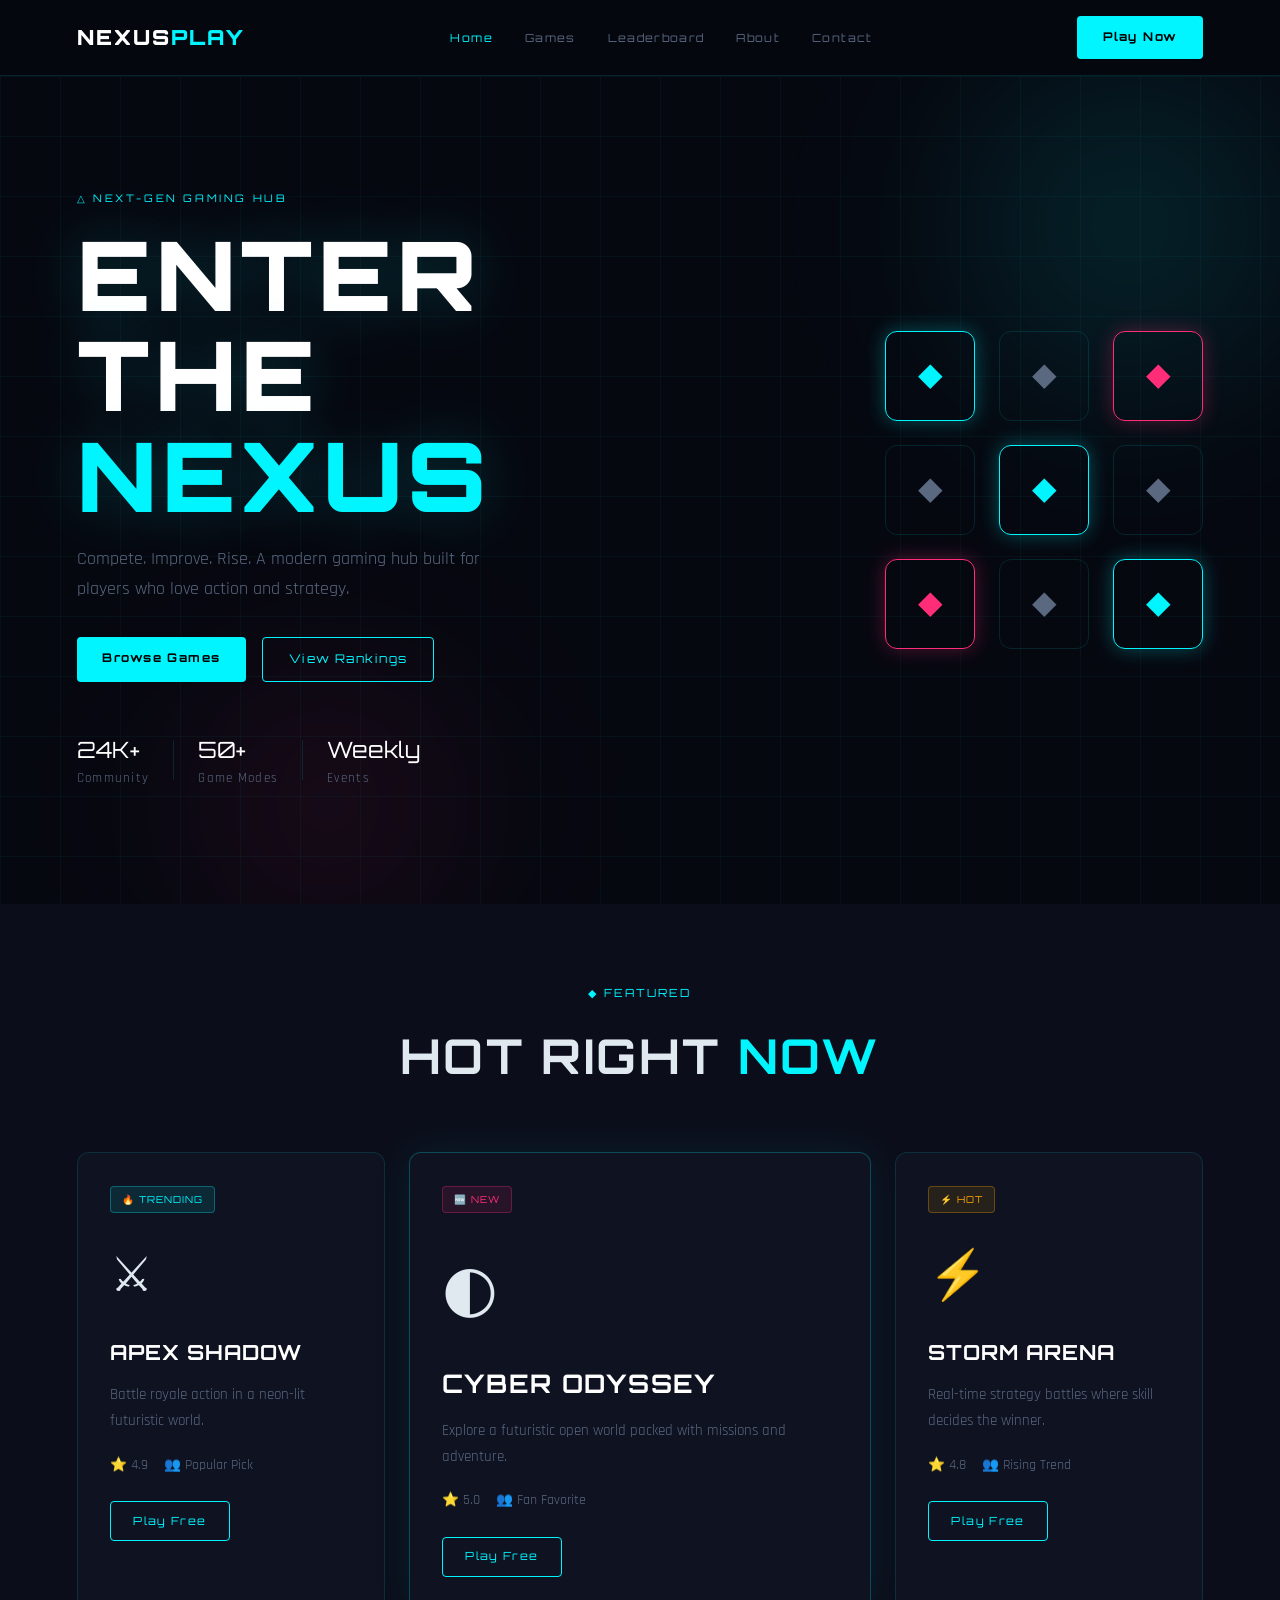
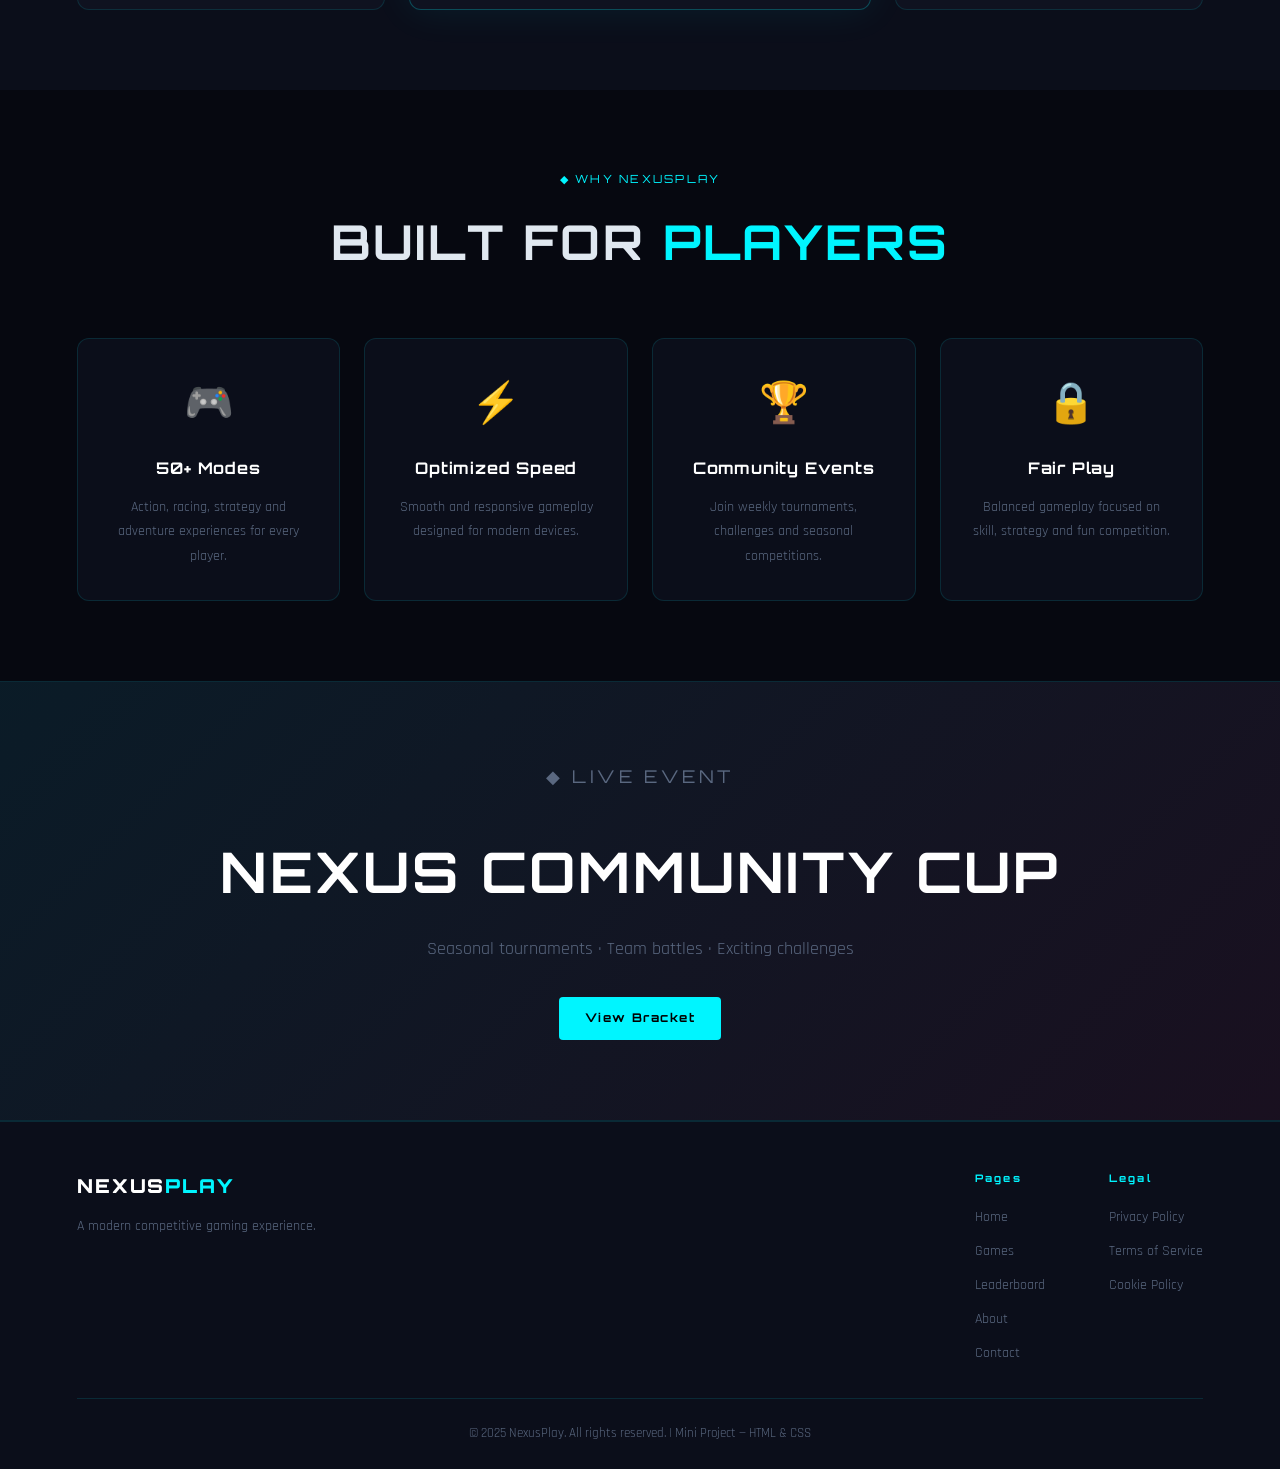
<file: index.html>
<!DOCTYPE html>
<html lang="en">
<head>
  <meta charset="UTF-8" />
  <meta name="viewport" content="width=device-width, initial-scale=1.0"/>
  <title>NexusPlay | Home</title>
  <link rel="stylesheet" href="style.css" />
  <link href="https://fonts.googleapis.com/css2?family=Orbitron:wght@400;700;900&family=Rajdhani:wght@300;400;600&display=swap" rel="stylesheet"/>
</head>
<body>

  <!-- NAV -->
  <nav class="navbar">
    <div class="logo">NEXUS<span>PLAY</span></div>
    <ul class="nav-links">
      <li><a href="index.html" class="active">Home</a></li>
      <li><a href="games.html">Games</a></li>
      <li><a href="leaderboard.html">Leaderboard</a></li>
      <li><a href="about.html">About</a></li>
      <li><a href="contact-1.html">Contact</a></li>
    </ul>
    <a href="games.html" class="btn-primary">Play Now</a>
  </nav>

  <!-- HERO -->
  <section class="hero">
    <div class="hero-bg">
      <div class="grid-overlay"></div>
      <div class="glow-orb orb1"></div>
      <div class="glow-orb orb2"></div>
    </div>

    <div class="hero-content">
      <p class="hero-tag">&#9651; NEXT-GEN GAMING HUB</p>
      <h1 class="hero-title">ENTER THE<br/><span>NEXUS</span></h1>

      <p class="hero-sub">
        Compete. Improve. Rise. A modern gaming hub built for players who love action and strategy.
      </p>

      <div class="hero-btns">
        <a href="games.html" class="btn-primary">Browse Games</a>
        <a href="leaderboard.html" class="btn-ghost">View Rankings</a>
      </div>

      <div class="hero-stats">
        <div class="stat">
          <span class="stat-num">24K+</span>
          <span class="stat-label">Community</span>
        </div>

        <div class="stat-divider"></div>

        <div class="stat">
          <span class="stat-num">50+</span>
          <span class="stat-label">Game Modes</span>
        </div>

        <div class="stat-divider"></div>

        <div class="stat">
          <span class="stat-num">Weekly</span>
          <span class="stat-label">Events</span>
        </div>
      </div>
    </div>

    <div class="hero-visual">
      <div class="hex-grid">
        <div class="hex active">&#9670;</div>
        <div class="hex">&#9670;</div>
        <div class="hex glow">&#9670;</div>
        <div class="hex">&#9670;</div>
        <div class="hex active">&#9670;</div>
        <div class="hex">&#9670;</div>
        <div class="hex glow">&#9670;</div>
        <div class="hex">&#9670;</div>
        <div class="hex active">&#9670;</div>
      </div>
    </div>
  </section>

  <!-- FEATURED GAMES -->
  <section class="section featured">
    <div class="section-header">
      <p class="section-tag">&#9670; FEATURED</p>
      <h2>HOT RIGHT <span>NOW</span></h2>
    </div>

    <div class="game-cards">

      <div class="game-card card-1">
        <div class="card-badge">🔥 TRENDING</div>
        <div class="card-icon">&#9876;</div>
        <h3>APEX SHADOW</h3>
        <p>Battle royale action in a neon-lit futuristic world.</p>
        <div class="card-meta"><span>⭐ 4.9</span><span>👥 Popular Pick</span></div>
        <a href="games.html" class="btn-card">Play Free</a>
      </div>

      <div class="game-card card-2 card-large">
        <div class="card-badge new">🆕 NEW</div>
        <div class="card-icon">&#9680;</div>
        <h3>CYBER ODYSSEY</h3>
        <p>Explore a futuristic open world packed with missions and adventure.</p>
        <div class="card-meta"><span>⭐ 5.0</span><span>👥 Fan Favorite</span></div>
        <a href="games.html" class="btn-card">Play Free</a>
      </div>

      <div class="game-card card-3">
        <div class="card-badge hot">⚡ HOT</div>
        <div class="card-icon">&#9889;</div>
        <h3>STORM ARENA</h3>
        <p>Real-time strategy battles where skill decides the winner.</p>
        <div class="card-meta"><span>⭐ 4.8</span><span>👥 Rising Trend</span></div>
        <a href="games.html" class="btn-card">Play Free</a>
      </div>

    </div>
  </section>

  <!-- WHY NEXUS -->
  <section class="section why-section">
    <div class="section-header">
      <p class="section-tag">&#9670; WHY NEXUSPLAY</p>
      <h2>BUILT FOR <span>PLAYERS</span></h2>
    </div>

    <div class="why-grid">

      <div class="why-card">
        <div class="why-icon">🎮</div>
        <h3>50+ Modes</h3>
        <p>Action, racing, strategy and adventure experiences for every player.</p>
      </div>

      <div class="why-card">
        <div class="why-icon">⚡</div>
        <h3>Optimized Speed</h3>
        <p>Smooth and responsive gameplay designed for modern devices.</p>
      </div>

      <div class="why-card">
        <div class="why-icon">🏆</div>
        <h3>Community Events</h3>
        <p>Join weekly tournaments, challenges and seasonal competitions.</p>
      </div>

      <div class="why-card">
        <div class="why-icon">🔒</div>
        <h3>Fair Play</h3>
        <p>Balanced gameplay focused on skill, strategy and fun competition.</p>
      </div>

    </div>
  </section>

  <!-- TOURNAMENT BANNER -->
  <section class="tournament-banner">
    <div class="banner-bg"></div>

    <div class="banner-content">
      <p class="section-tag">&#9670; LIVE EVENT</p>
      <h2>NEXUS COMMUNITY CUP</h2>
      <p>Seasonal tournaments · Team battles · Exciting challenges</p>
      <a href="leaderboard.html" class="btn-primary">View Bracket</a>
    </div>
  </section>

  <!-- FOOTER -->
  <footer class="footer">
    <div class="footer-top">

      <div class="footer-brand">
        <div class="logo">NEXUS<span>PLAY</span></div>
        <p>A modern competitive gaming experience.</p>
      </div>

      <div class="footer-links">
        <h4>Pages</h4>
        <a href="index.html">Home</a>
        <a href="games.html">Games</a>
        <a href="leaderboard.html">Leaderboard</a>
        <a href="about.html">About</a>
        <a href="contact-1.html">Contact</a>
      </div>

      <div class="footer-links">
        <h4>Legal</h4>
        <a href="#">Privacy Policy</a>
        <a href="#">Terms of Service</a>
        <a href="#">Cookie Policy</a>
      </div>

    </div>

    <div class="footer-bottom">
      <p>&copy; 2025 NexusPlay. All rights reserved. | Mini Project — HTML &amp; CSS</p>
    </div>
  </footer>

</body>
</html>
</file>
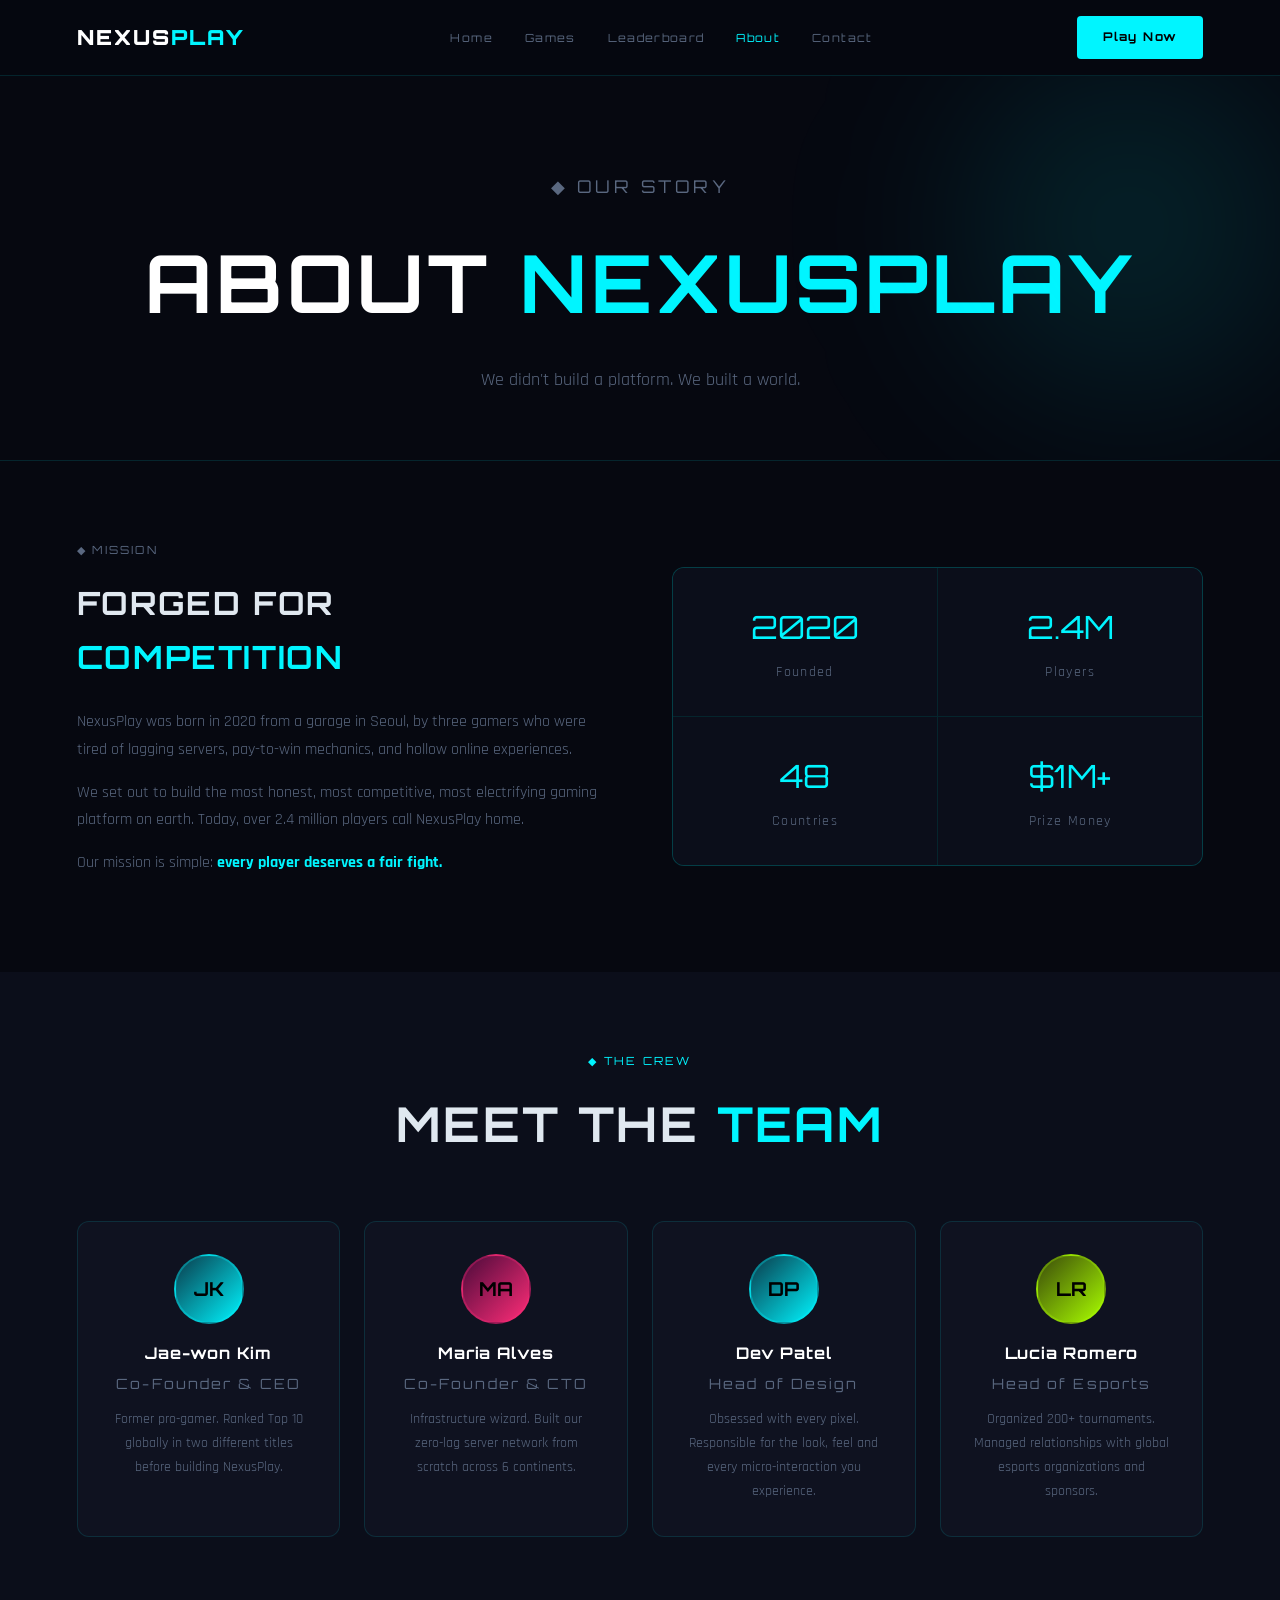
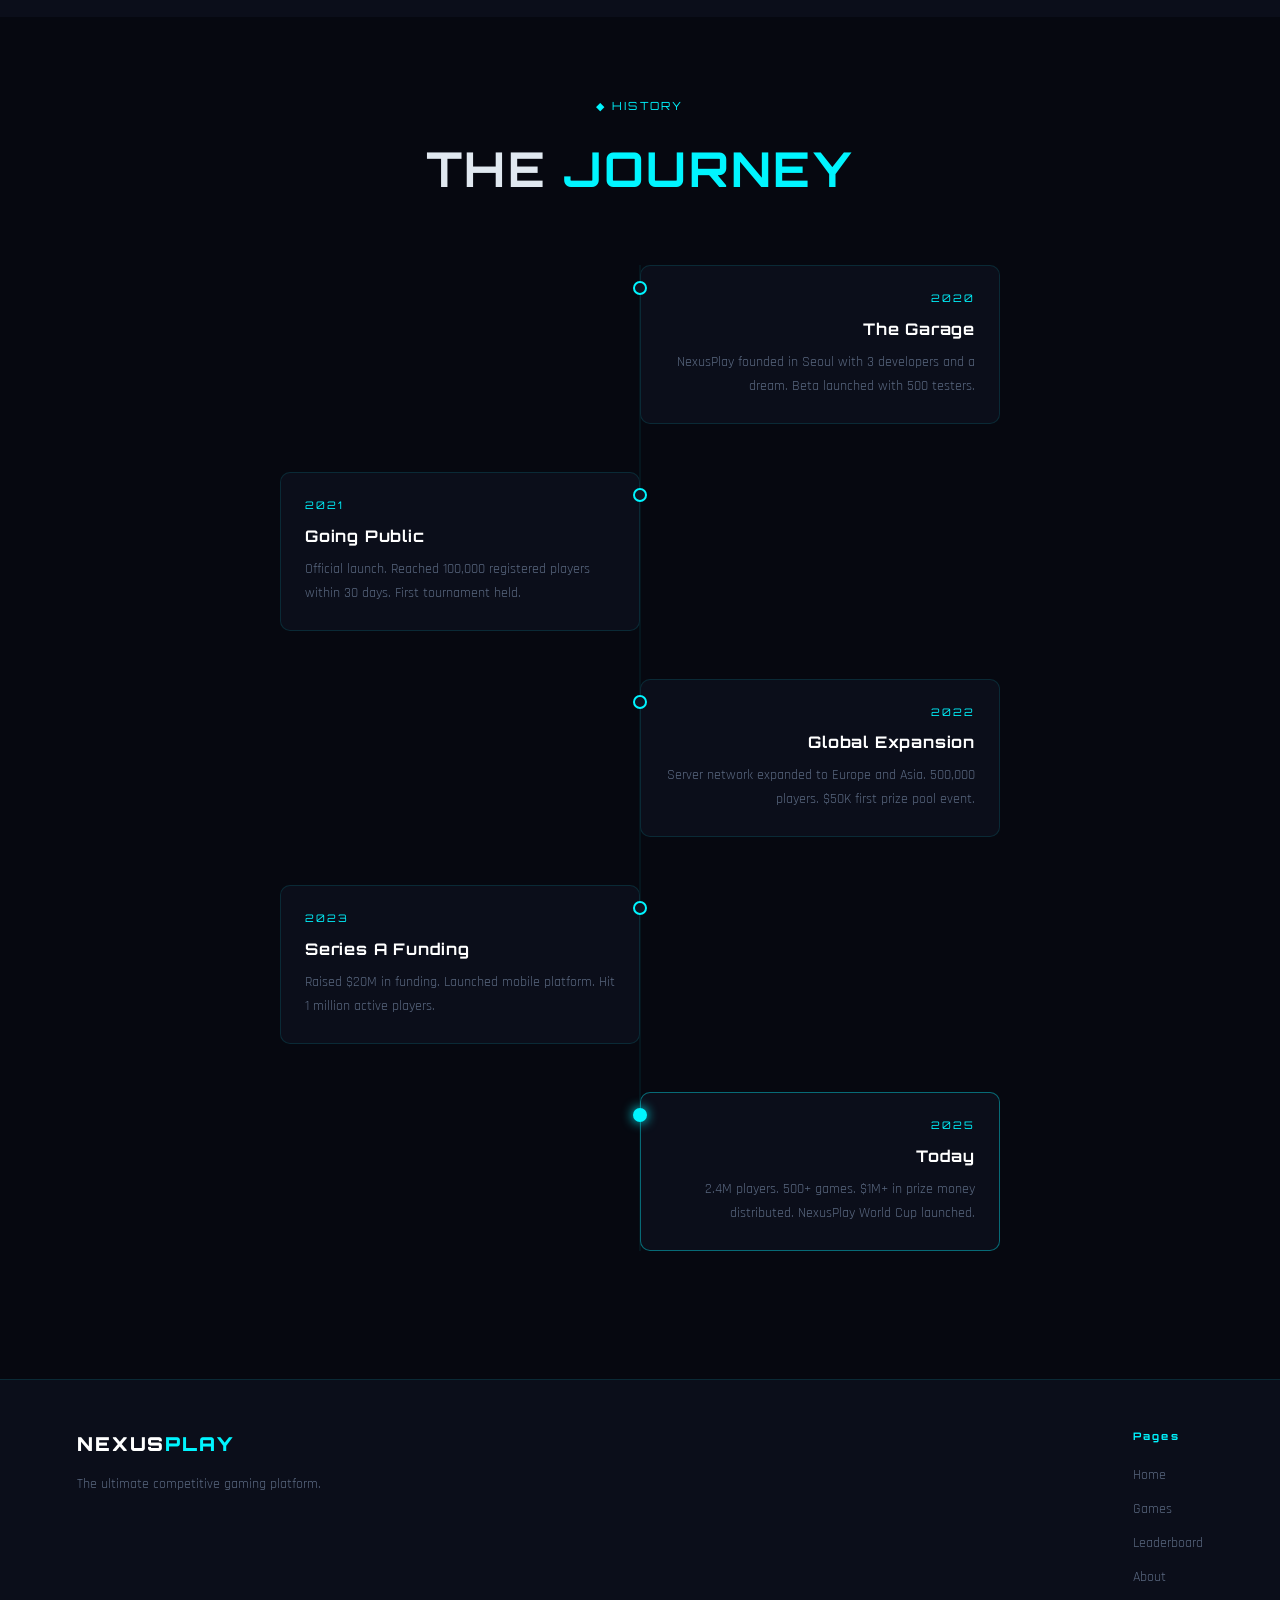
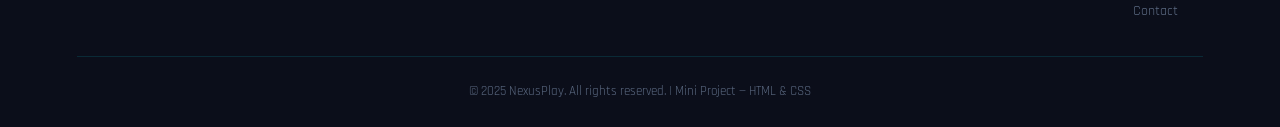
<file: about.html>
<!DOCTYPE html>
<html lang="en">
<head>
  <meta charset="UTF-8" />
  <meta name="viewport" content="width=device-width, initial-scale=1.0"/>
  <title>NexusPlay | About</title>
  <link rel="stylesheet" href="style.css" />
  <link href="https://fonts.googleapis.com/css2?family=Orbitron:wght@400;700;900&family=Rajdhani:wght@300;400;600&display=swap" rel="stylesheet"/>
</head>
<body>

  <!-- NAV -->
  <nav class="navbar">
    <div class="logo">NEXUS<span>PLAY</span></div>
    <ul class="nav-links">
      <li><a href="index.html">Home</a></li>
      <li><a href="games.html">Games</a></li>
      <li><a href="leaderboard.html">Leaderboard</a></li>
      <li><a href="about.html" class="active">About</a></li>
      <li><a href="contact.html">Contact</a></li>
    </ul>
    <a href="games.html" class="btn-primary">Play Now</a>
  </nav>

  <!-- PAGE HERO -->
  <section class="page-hero">
    <div class="glow-orb orb1"></div>
    <p class="section-tag">&#9670; OUR STORY</p>
    <h1>ABOUT <span>NEXUSPLAY</span></h1>
    <p>We didn't build a platform. We built a world.</p>
  </section>

  <!-- MISSION -->
  <section class="section about-mission">
    <div class="mission-grid">
      <div class="mission-text">
        <p class="section-tag">&#9670; MISSION</p>
        <h2>FORGED FOR <span>COMPETITION</span></h2>
        <p>NexusPlay was born in 2020 from a garage in Seoul, by three gamers who were tired of lagging servers, pay-to-win mechanics, and hollow online experiences.</p>
        <p>We set out to build the most honest, most competitive, most electrifying gaming platform on earth. Today, over 2.4 million players call NexusPlay home.</p>
        <p>Our mission is simple: <strong>every player deserves a fair fight.</strong></p>
      </div>
      <div class="mission-visual">
        <div class="about-stat-box">
          <div class="about-stat"><span>2020</span><label>Founded</label></div>
          <div class="about-stat"><span>2.4M</span><label>Players</label></div>
          <div class="about-stat"><span>48</span><label>Countries</label></div>
          <div class="about-stat"><span>$1M+</span><label>Prize Money</label></div>
        </div>
      </div>
    </div>
  </section>

  <!-- TEAM -->
  <section class="section team-section">
    <div class="section-header">
      <p class="section-tag">&#9670; THE CREW</p>
      <h2>MEET THE <span>TEAM</span></h2>
    </div>
    <div class="team-grid">
      <div class="team-card">
        <div class="team-avatar">JK</div>
        <h3>Jae-won Kim</h3>
        <p class="team-role">Co-Founder &amp; CEO</p>
        <p>Former pro-gamer. Ranked Top 10 globally in two different titles before building NexusPlay.</p>
      </div>
      <div class="team-card">
        <div class="team-avatar accent">MA</div>
        <h3>Maria Alves</h3>
        <p class="team-role">Co-Founder &amp; CTO</p>
        <p>Infrastructure wizard. Built our zero-lag server network from scratch across 6 continents.</p>
      </div>
      <div class="team-card">
        <div class="team-avatar">DP</div>
        <h3>Dev Patel</h3>
        <p class="team-role">Head of Design</p>
        <p>Obsessed with every pixel. Responsible for the look, feel and every micro-interaction you experience.</p>
      </div>
      <div class="team-card">
        <div class="team-avatar accent2">LR</div>
        <h3>Lucia Romero</h3>
        <p class="team-role">Head of Esports</p>
        <p>Organized 200+ tournaments. Managed relationships with global esports organizations and sponsors.</p>
      </div>
    </div>
  </section>

  <!-- TIMELINE -->
  <section class="section timeline-section">
    <div class="section-header">
      <p class="section-tag">&#9670; HISTORY</p>
      <h2>THE <span>JOURNEY</span></h2>
    </div>
    <div class="timeline">
      <div class="tl-item left">
        <div class="tl-dot"></div>
        <div class="tl-card">
          <span class="tl-year">2020</span>
          <h3>The Garage</h3>
          <p>NexusPlay founded in Seoul with 3 developers and a dream. Beta launched with 500 testers.</p>
        </div>
      </div>
      <div class="tl-item right">
        <div class="tl-dot"></div>
        <div class="tl-card">
          <span class="tl-year">2021</span>
          <h3>Going Public</h3>
          <p>Official launch. Reached 100,000 registered players within 30 days. First tournament held.</p>
        </div>
      </div>
      <div class="tl-item left">
        <div class="tl-dot"></div>
        <div class="tl-card">
          <span class="tl-year">2022</span>
          <h3>Global Expansion</h3>
          <p>Server network expanded to Europe and Asia. 500,000 players. $50K first prize pool event.</p>
        </div>
      </div>
      <div class="tl-item right">
        <div class="tl-dot"></div>
        <div class="tl-card">
          <span class="tl-year">2023</span>
          <h3>Series A Funding</h3>
          <p>Raised $20M in funding. Launched mobile platform. Hit 1 million active players.</p>
        </div>
      </div>
      <div class="tl-item left">
        <div class="tl-dot active-dot"></div>
        <div class="tl-card active-card">
          <span class="tl-year">2025</span>
          <h3>Today</h3>
          <p>2.4M players. 500+ games. $1M+ in prize money distributed. NexusPlay World Cup launched.</p>
        </div>
      </div>
    </div>
  </section>

  <!-- FOOTER -->
  <footer class="footer">
    <div class="footer-top">
      <div class="footer-brand">
        <div class="logo">NEXUS<span>PLAY</span></div>
        <p>The ultimate competitive gaming platform.</p>
      </div>
      <div class="footer-links">
        <h4>Pages</h4>
        <a href="index.html">Home</a>
        <a href="games.html">Games</a>
        <a href="leaderboard.html">Leaderboard</a>
        <a href="about.html">About</a>
        <a href="contact.html">Contact</a>
      </div>
    </div>
    <div class="footer-bottom">
      <p>&copy; 2025 NexusPlay. All rights reserved. | Mini Project — HTML &amp; CSS</p>
    </div>
  </footer>

</body>
</html>
</file>
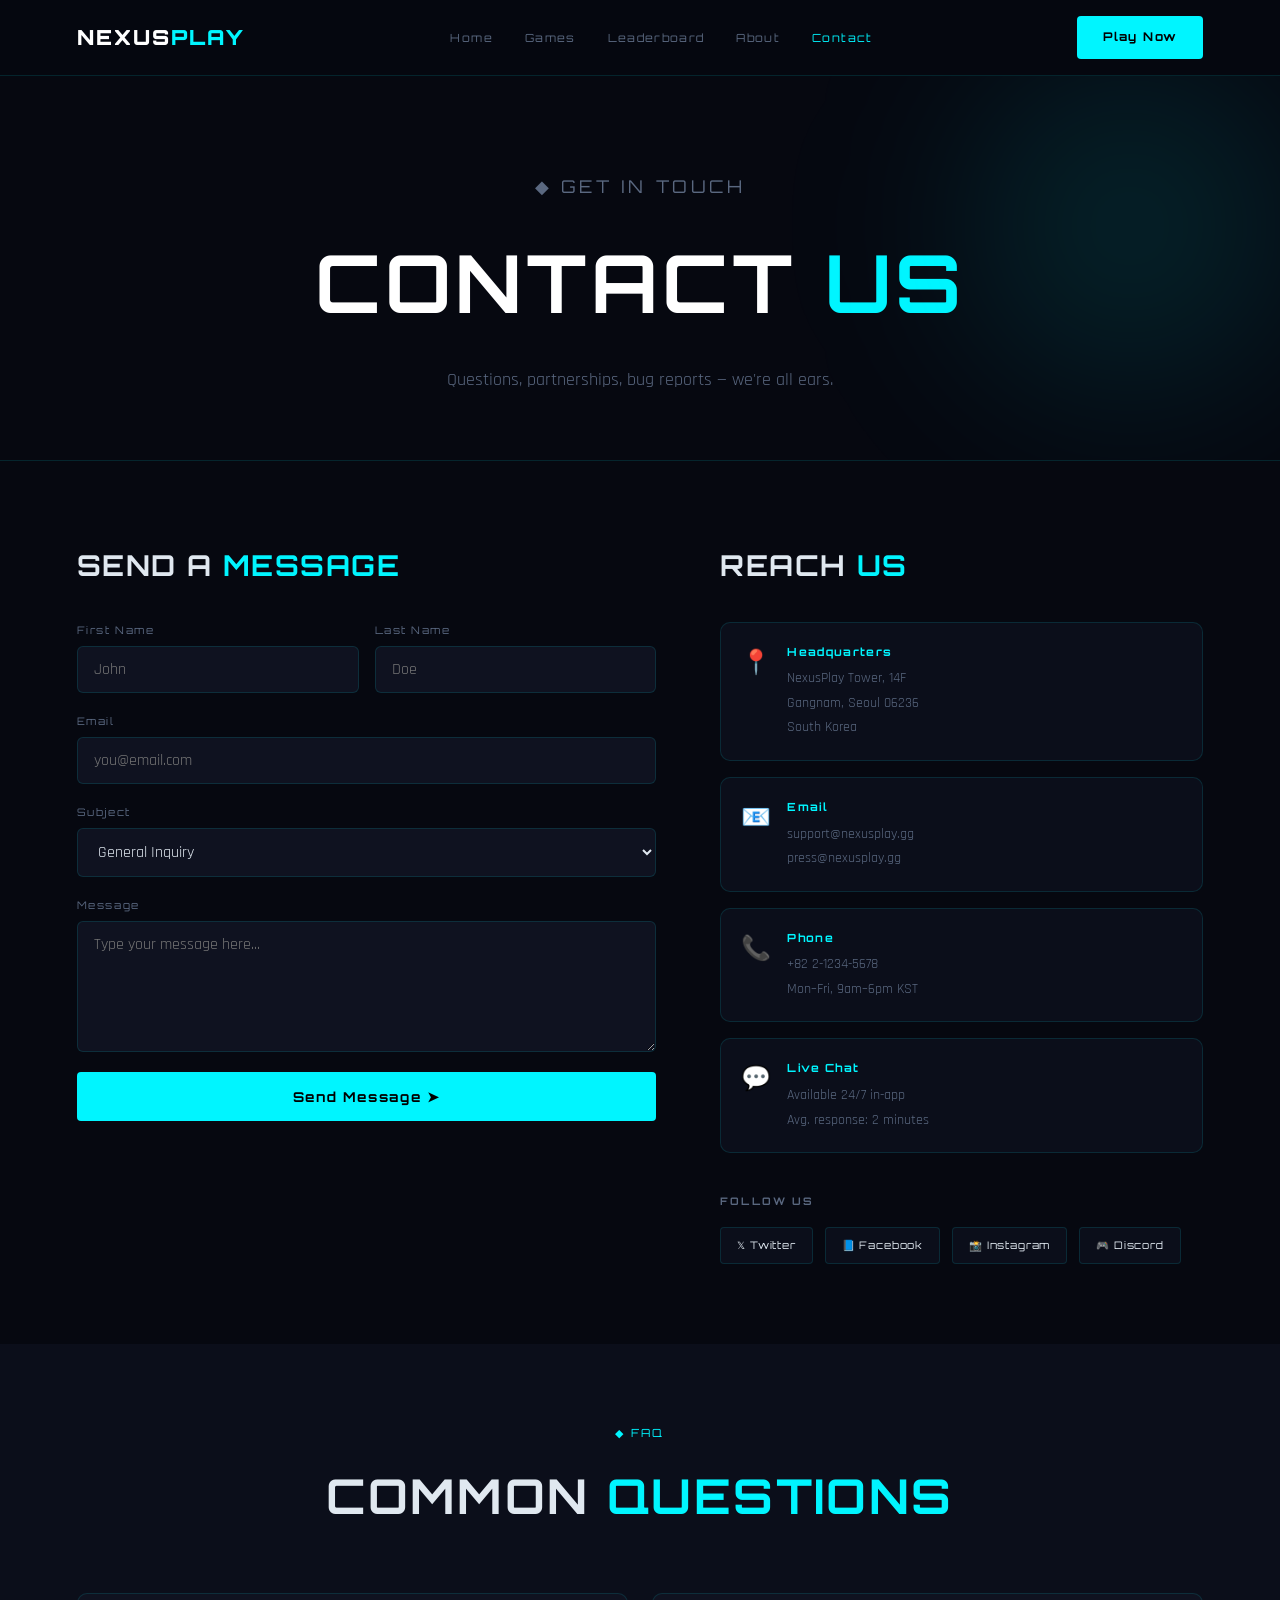
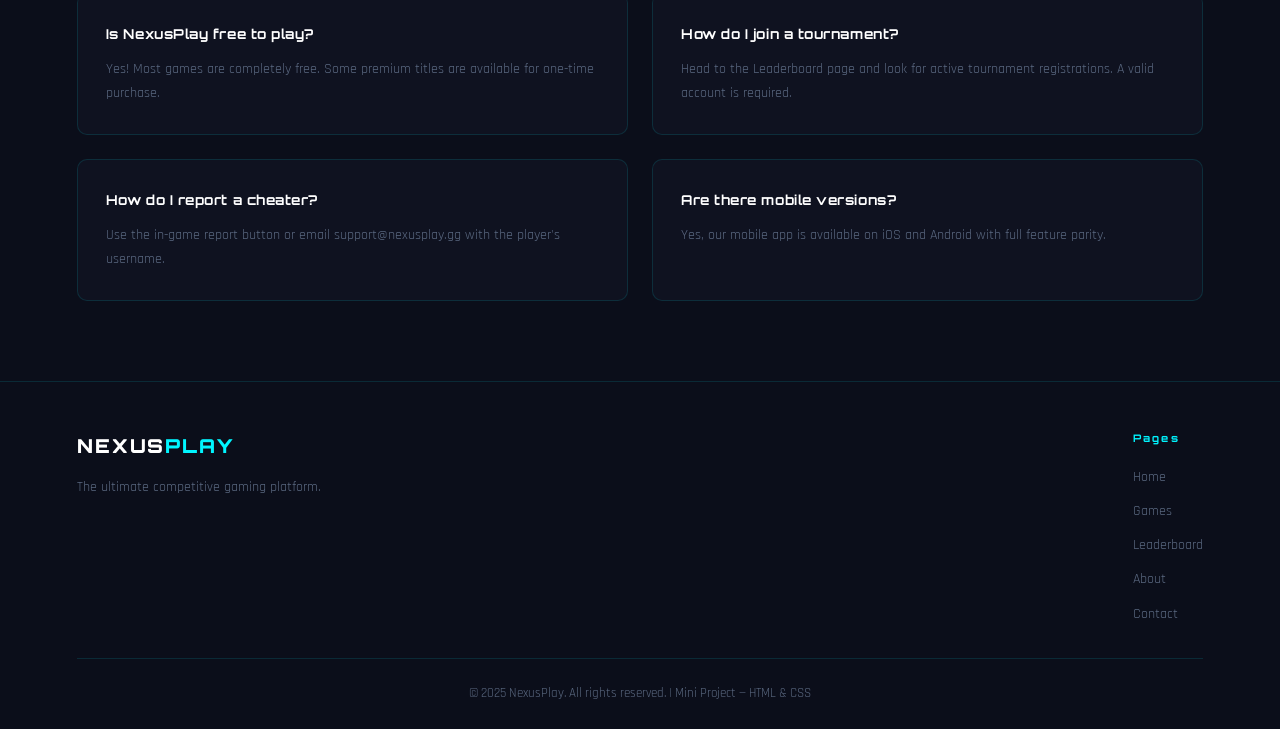
<file: contact-1.html>
<!DOCTYPE html>
<html lang="en">
<head>
  <meta charset="UTF-8" />
  <meta name="viewport" content="width=device-width, initial-scale=1.0"/>
  <title>NexusPlay | Contact</title>
  <link rel="stylesheet" href="style.css" />
  <link href="https://fonts.googleapis.com/css2?family=Orbitron:wght@400;700;900&family=Rajdhani:wght@300;400;600&display=swap" rel="stylesheet"/>
</head>
<body>

  <!-- NAV -->
  <nav class="navbar">
    <div class="logo">NEXUS<span>PLAY</span></div>
    <ul class="nav-links">
      <li><a href="index.html">Home</a></li>
      <li><a href="games.html">Games</a></li>
      <li><a href="leaderboard.html">Leaderboard</a></li>
      <li><a href="about.html">About</a></li>
      <li><a href="contact-1.html" class="active">Contact</a></li>
    </ul>
    <a href="games.html" class="btn-primary">Play Now</a>
  </nav>

  <!-- PAGE HERO -->
  <section class="page-hero">
    <div class="glow-orb orb1"></div>
    <p class="section-tag">&#9670; GET IN TOUCH</p>
    <h1>CONTACT <span>US</span></h1>
    <p>Questions, partnerships, bug reports — we're all ears.</p>
  </section>

  <!-- CONTACT SECTION -->
  <section class="section contact-section">
    <div class="contact-grid">

      <!-- FORM -->
      <div class="contact-form-wrap">
        <h2>SEND A <span>MESSAGE</span></h2>
        <div class="contact-form">
          <div class="form-row">
            <div class="form-group">
              <label>First Name</label>
              <input type="text" placeholder="John" />
            </div>
            <div class="form-group">
              <label>Last Name</label>
              <input type="text" placeholder="Doe" />
            </div>
          </div>
          <div class="form-group">
            <label>Email</label>
            <input type="email" placeholder="you@email.com" />
          </div>
          <div class="form-group">
            <label>Subject</label>
            <select>
              <option>General Inquiry</option>
              <option>Bug Report</option>
              <option>Partnership</option>
              <option>Esports Team</option>
              <option>Media Request</option>
            </select>
          </div>
          <div class="form-group">
            <label>Message</label>
            <textarea rows="5" placeholder="Type your message here..."></textarea>
          </div>
          <button type="button" class="btn-primary full-btn">Send Message &#10148;</button>
        </div>
      </div>

      <!-- INFO PANEL -->
      <div class="contact-info">
        <h2>REACH <span>US</span></h2>
        <div class="info-cards">
          <div class="info-card">
            <div class="info-icon">📍</div>
            <div>
              <h4>Headquarters</h4>
              <p>NexusPlay Tower, 14F<br/>Gangnam, Seoul 06236<br/>South Korea</p>
            </div>
          </div>
          <div class="info-card">
            <div class="info-icon">📧</div>
            <div>
              <h4>Email</h4>
              <p>support@nexusplay.gg<br/>press@nexusplay.gg</p>
            </div>
          </div>
          <div class="info-card">
            <div class="info-icon">📞</div>
            <div>
              <h4>Phone</h4>
              <p>+82 2-1234-5678<br/>Mon–Fri, 9am–6pm KST</p>
            </div>
          </div>
          <div class="info-card">
            <div class="info-icon">💬</div>
            <div>
              <h4>Live Chat</h4>
              <p>Available 24/7 in-app<br/>Avg. response: 2 minutes</p>
            </div>
          </div>
        </div>

        <div class="social-section">
          <h4>FOLLOW US</h4>
          <div class="social-row">
            <a href="#" class="social-btn">𝕏 Twitter</a>
            <a href="#" class="social-btn">📘 Facebook</a>
            <a href="#" class="social-btn">📸 Instagram</a>
            <a href="#" class="social-btn">🎮 Discord</a>
          </div>
        </div>
      </div>

    </div>
  </section>

  <!-- FAQ -->
  <section class="section faq-section">
    <div class="section-header">
      <p class="section-tag">&#9670; FAQ</p>
      <h2>COMMON <span>QUESTIONS</span></h2>
    </div>
    <div class="faq-grid">
      <div class="faq-item">
        <h4>Is NexusPlay free to play?</h4>
        <p>Yes! Most games are completely free. Some premium titles are available for one-time purchase.</p>
      </div>
      <div class="faq-item">
        <h4>How do I join a tournament?</h4>
        <p>Head to the Leaderboard page and look for active tournament registrations. A valid account is required.</p>
      </div>
      <div class="faq-item">
        <h4>How do I report a cheater?</h4>
        <p>Use the in-game report button or email support@nexusplay.gg with the player's username.</p>
      </div>
      <div class="faq-item">
        <h4>Are there mobile versions?</h4>
        <p>Yes, our mobile app is available on iOS and Android with full feature parity.</p>
      </div>
    </div>
  </section>

  <!-- FOOTER -->
  <footer class="footer">
    <div class="footer-top">
      <div class="footer-brand">
        <div class="logo">NEXUS<span>PLAY</span></div>
        <p>The ultimate competitive gaming platform.</p>
      </div>
      <div class="footer-links">
        <h4>Pages</h4>
        <a href="index.html">Home</a>
        <a href="games.html">Games</a>
        <a href="leaderboard.html">Leaderboard</a>
        <a href="about.html">About</a>
        <a href="contact-1.html">Contact</a>
      </div>
    </div>
    <div class="footer-bottom">
      <p>&copy; 2025 NexusPlay. All rights reserved. | Mini Project — HTML &amp; CSS</p>
    </div>
  </footer>

</body>
</html>
</file>
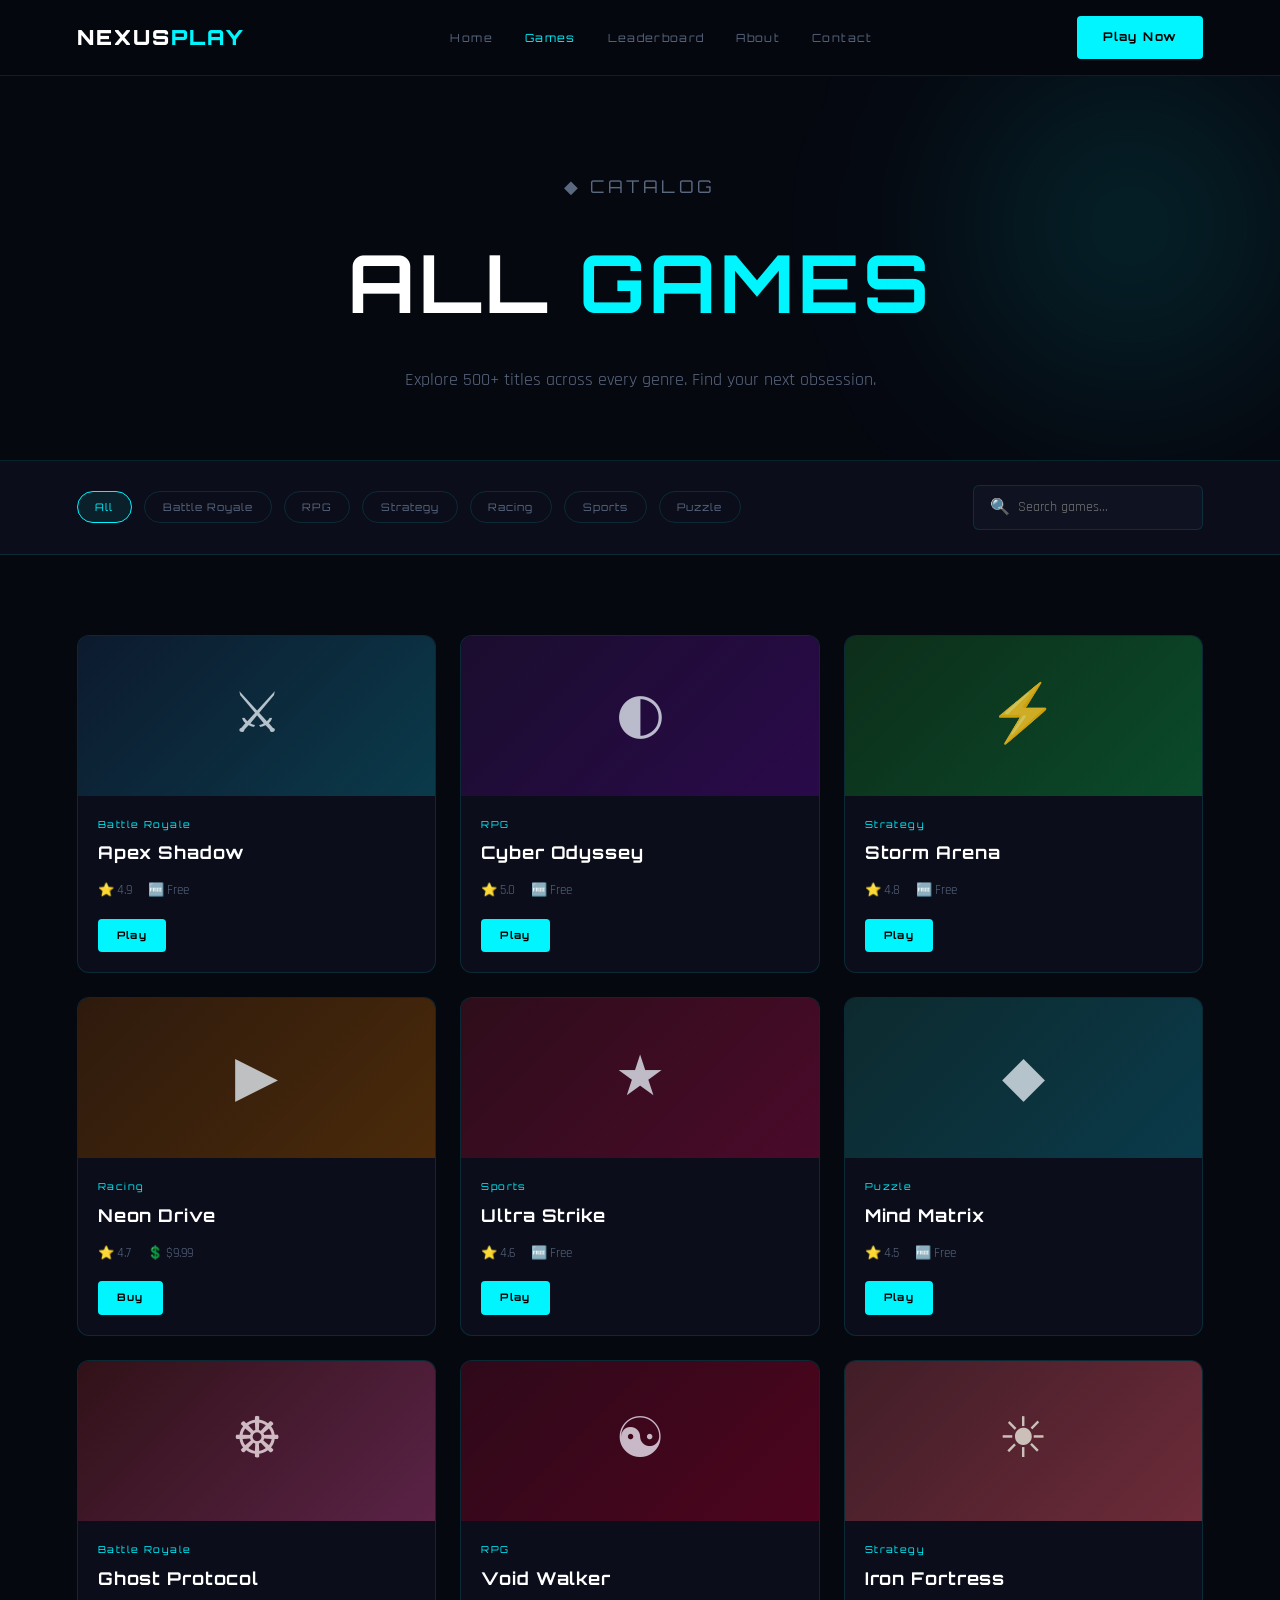
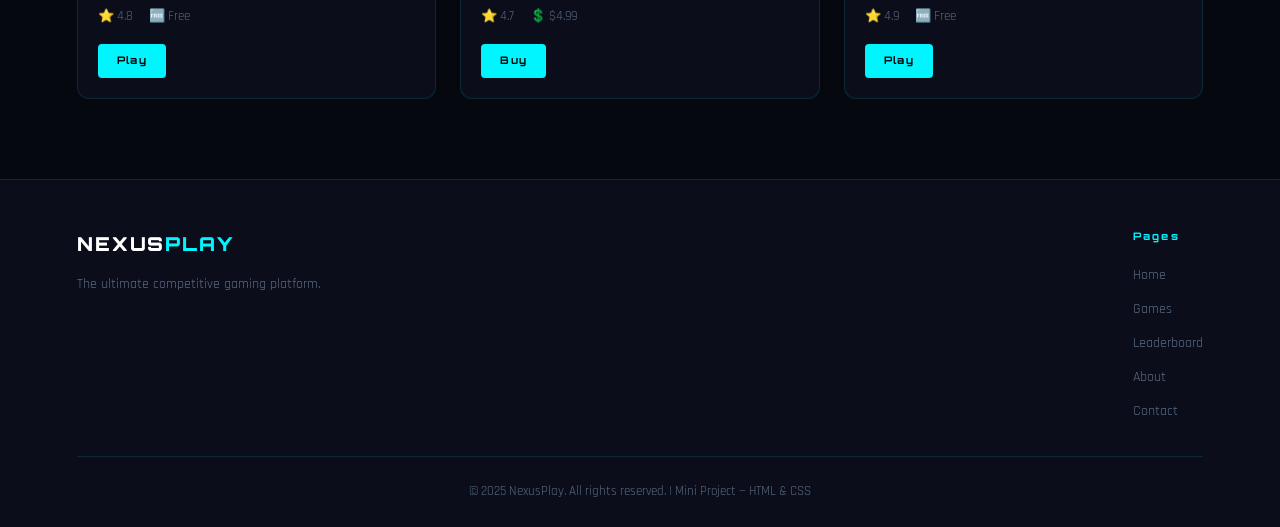
<file: games.html>
<!DOCTYPE html>
<html lang="en">
<head>
  <meta charset="UTF-8" />
  <meta name="viewport" content="width=device-width, initial-scale=1.0"/>
  <title>NexusPlay | Games</title>
  <link rel="stylesheet" href="style.css" />
  <link href="https://fonts.googleapis.com/css2?family=Orbitron:wght@400;700;900&family=Rajdhani:wght@300;400;600&display=swap" rel="stylesheet"/>
</head>
<body>

  <!-- NAV -->
  <nav class="navbar">
    <div class="logo">NEXUS<span>PLAY</span></div>
    <ul class="nav-links">
      <li><a href="index.html">Home</a></li>
      <li><a href="games.html" class="active">Games</a></li>
      <li><a href="leaderboard.html">Leaderboard</a></li>
      <li><a href="about.html">About</a></li>
      <li><a href="contact.html">Contact</a></li>
    </ul>
    <a href="games.html" class="btn-primary">Play Now</a>
  </nav>

  <!-- PAGE HERO -->
  <section class="page-hero">
    <div class="glow-orb orb1"></div>
    <p class="section-tag">&#9670; CATALOG</p>
    <h1>ALL <span>GAMES</span></h1>
    <p>Explore 500+ titles across every genre. Find your next obsession.</p>
  </section>

  <!-- FILTER BAR -->
  <section class="filter-section">
    <div class="filter-bar">
      <button class="filter-btn active">All</button>
      <button class="filter-btn">Battle Royale</button>
      <button class="filter-btn">RPG</button>
      <button class="filter-btn">Strategy</button>
      <button class="filter-btn">Racing</button>
      <button class="filter-btn">Sports</button>
      <button class="filter-btn">Puzzle</button>
    </div>
    <div class="search-box">
      <span class="search-icon">🔍</span>
      <input type="text" placeholder="Search games..." />
    </div>
  </section>

  <!-- GAMES GRID -->
  <section class="section games-section">
    <div class="games-grid">

      <div class="game-tile">
        <div class="tile-art art1">
          <div class="tile-icon">&#9876;</div>
        </div>
        <div class="tile-info">
          <span class="tile-genre">Battle Royale</span>
          <h3>Apex Shadow</h3>
          <div class="tile-meta"><span>⭐ 4.9</span><span>🆓 Free</span></div>
          <a href="#" class="btn-tile">Play</a>
        </div>
      </div>

      <div class="game-tile">
        <div class="tile-art art2">
          <div class="tile-icon">&#9680;</div>
        </div>
        <div class="tile-info">
          <span class="tile-genre">RPG</span>
          <h3>Cyber Odyssey</h3>
          <div class="tile-meta"><span>⭐ 5.0</span><span>🆓 Free</span></div>
          <a href="#" class="btn-tile">Play</a>
        </div>
      </div>

      <div class="game-tile">
        <div class="tile-art art3">
          <div class="tile-icon">&#9889;</div>
        </div>
        <div class="tile-info">
          <span class="tile-genre">Strategy</span>
          <h3>Storm Arena</h3>
          <div class="tile-meta"><span>⭐ 4.8</span><span>🆓 Free</span></div>
          <a href="#" class="btn-tile">Play</a>
        </div>
      </div>

      <div class="game-tile">
        <div class="tile-art art4">
          <div class="tile-icon">&#9654;</div>
        </div>
        <div class="tile-info">
          <span class="tile-genre">Racing</span>
          <h3>Neon Drive</h3>
          <div class="tile-meta"><span>⭐ 4.7</span><span>💲 $9.99</span></div>
          <a href="#" class="btn-tile">Buy</a>
        </div>
      </div>

      <div class="game-tile">
        <div class="tile-art art5">
          <div class="tile-icon">&#9733;</div>
        </div>
        <div class="tile-info">
          <span class="tile-genre">Sports</span>
          <h3>Ultra Strike</h3>
          <div class="tile-meta"><span>⭐ 4.6</span><span>🆓 Free</span></div>
          <a href="#" class="btn-tile">Play</a>
        </div>
      </div>

      <div class="game-tile">
        <div class="tile-art art6">
          <div class="tile-icon">&#9670;</div>
        </div>
        <div class="tile-info">
          <span class="tile-genre">Puzzle</span>
          <h3>Mind Matrix</h3>
          <div class="tile-meta"><span>⭐ 4.5</span><span>🆓 Free</span></div>
          <a href="#" class="btn-tile">Play</a>
        </div>
      </div>

      <div class="game-tile">
        <div class="tile-art art1" style="filter:hue-rotate(120deg)">
          <div class="tile-icon">&#9784;</div>
        </div>
        <div class="tile-info">
          <span class="tile-genre">Battle Royale</span>
          <h3>Ghost Protocol</h3>
          <div class="tile-meta"><span>⭐ 4.8</span><span>🆓 Free</span></div>
          <a href="#" class="btn-tile">Play</a>
        </div>
      </div>

      <div class="game-tile">
        <div class="tile-art art2" style="filter:hue-rotate(60deg)">
          <div class="tile-icon">&#9775;</div>
        </div>
        <div class="tile-info">
          <span class="tile-genre">RPG</span>
          <h3>Void Walker</h3>
          <div class="tile-meta"><span>⭐ 4.7</span><span>💲 $4.99</span></div>
          <a href="#" class="btn-tile">Buy</a>
        </div>
      </div>

      <div class="game-tile">
        <div class="tile-art art3" style="filter:hue-rotate(200deg)">
          <div class="tile-icon">&#9728;</div>
        </div>
        <div class="tile-info">
          <span class="tile-genre">Strategy</span>
          <h3>Iron Fortress</h3>
          <div class="tile-meta"><span>⭐ 4.9</span><span>🆓 Free</span></div>
          <a href="#" class="btn-tile">Play</a>
        </div>
      </div>

    </div>
  </section>

  <!-- FOOTER -->
  <footer class="footer">
    <div class="footer-top">
      <div class="footer-brand">
        <div class="logo">NEXUS<span>PLAY</span></div>
        <p>The ultimate competitive gaming platform.</p>
      </div>
      <div class="footer-links">
        <h4>Pages</h4>
        <a href="index.html">Home</a>
        <a href="games.html">Games</a>
        <a href="leaderboard.html">Leaderboard</a>
        <a href="about.html">About</a>
        <a href="contact.html">Contact</a>
      </div>
    </div>
    <div class="footer-bottom">
      <p>&copy; 2025 NexusPlay. All rights reserved. | Mini Project — HTML &amp; CSS</p>
    </div>
  </footer>

</body>
</html>
</file>
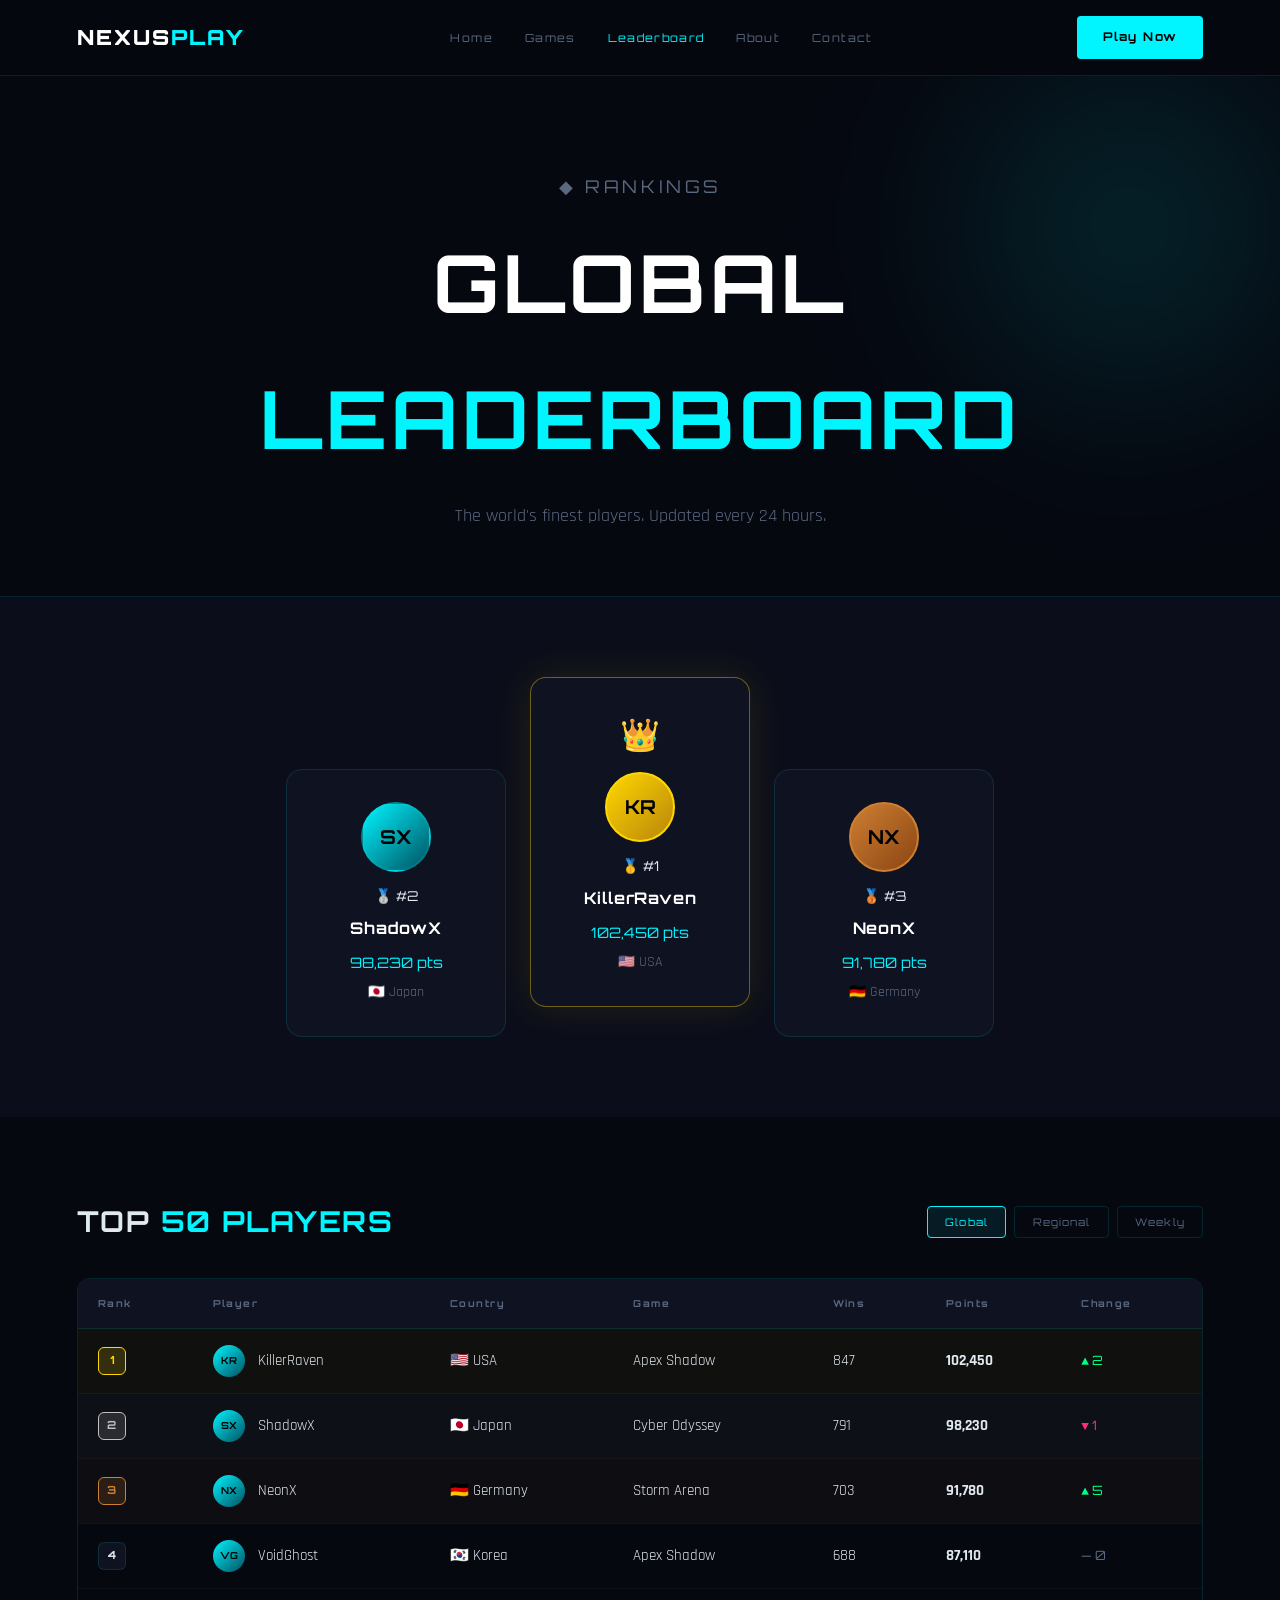
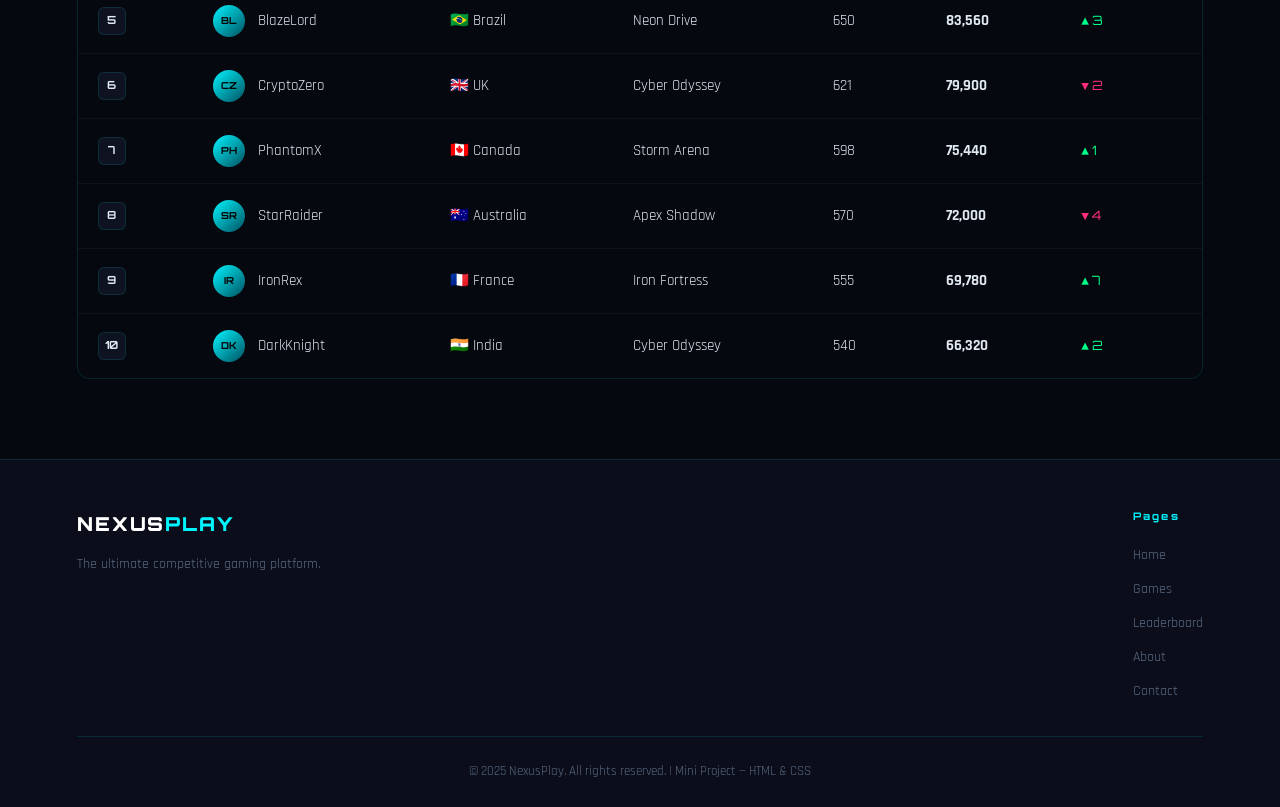
<file: leaderboard.html>
<!DOCTYPE html>
<html lang="en">
<head>
  <meta charset="UTF-8" />
  <meta name="viewport" content="width=device-width, initial-scale=1.0"/>
  <title>NexusPlay | Leaderboard</title>
  <link rel="stylesheet" href="style.css" />
  <link href="https://fonts.googleapis.com/css2?family=Orbitron:wght@400;700;900&family=Rajdhani:wght@300;400;600&display=swap" rel="stylesheet"/>
</head>
<body>

  <!-- NAV -->
  <nav class="navbar">
    <div class="logo">NEXUS<span>PLAY</span></div>
    <ul class="nav-links">
      <li><a href="index.html">Home</a></li>
      <li><a href="games.html">Games</a></li>
      <li><a href="leaderboard.html" class="active">Leaderboard</a></li>
      <li><a href="about.html">About</a></li>
      <li><a href="contact.html">Contact</a></li>
    </ul>
    <a href="games.html" class="btn-primary">Play Now</a>
  </nav>

  <!-- PAGE HERO -->
  <section class="page-hero">
    <div class="glow-orb orb1"></div>
    <p class="section-tag">&#9670; RANKINGS</p>
    <h1>GLOBAL <span>LEADERBOARD</span></h1>
    <p>The world's finest players. Updated every 24 hours.</p>
  </section>

  <!-- PODIUM -->
  <section class="section podium-section">
    <div class="podium">
      <div class="podium-card rank2">
        <div class="podium-avatar">SX</div>
        <div class="podium-rank">🥈 #2</div>
        <h3>ShadowX</h3>
        <p class="podium-pts">98,230 pts</p>
        <p class="podium-country">🇯🇵 Japan</p>
      </div>
      <div class="podium-card rank1">
        <div class="podium-crown">👑</div>
        <div class="podium-avatar gold">KR</div>
        <div class="podium-rank">🥇 #1</div>
        <h3>KillerRaven</h3>
        <p class="podium-pts">102,450 pts</p>
        <p class="podium-country">🇺🇸 USA</p>
      </div>
      <div class="podium-card rank3">
        <div class="podium-avatar bronze">NX</div>
        <div class="podium-rank">🥉 #3</div>
        <h3>NeonX</h3>
        <p class="podium-pts">91,780 pts</p>
        <p class="podium-country">🇩🇪 Germany</p>
      </div>
    </div>
  </section>

  <!-- FULL TABLE -->
  <section class="section table-section">
    <div class="lb-header">
      <h2>TOP <span>50 PLAYERS</span></h2>
      <div class="lb-tabs">
        <button class="lb-tab active">Global</button>
        <button class="lb-tab">Regional</button>
        <button class="lb-tab">Weekly</button>
      </div>
    </div>

    <div class="lb-table-wrap">
      <table class="lb-table">
        <thead>
          <tr>
            <th>Rank</th>
            <th>Player</th>
            <th>Country</th>
            <th>Game</th>
            <th>Wins</th>
            <th>Points</th>
            <th>Change</th>
          </tr>
        </thead>
        <tbody>
          <tr class="top-row gold-row">
            <td><span class="rank-badge gold">1</span></td>
            <td><span class="player-avatar">KR</span> KillerRaven</td>
            <td>🇺🇸 USA</td>
            <td>Apex Shadow</td>
            <td>847</td>
            <td><strong>102,450</strong></td>
            <td class="up">▲ 2</td>
          </tr>
          <tr class="top-row silver-row">
            <td><span class="rank-badge silver">2</span></td>
            <td><span class="player-avatar">SX</span> ShadowX</td>
            <td>🇯🇵 Japan</td>
            <td>Cyber Odyssey</td>
            <td>791</td>
            <td><strong>98,230</strong></td>
            <td class="down">▼ 1</td>
          </tr>
          <tr class="top-row bronze-row">
            <td><span class="rank-badge bronze">3</span></td>
            <td><span class="player-avatar">NX</span> NeonX</td>
            <td>🇩🇪 Germany</td>
            <td>Storm Arena</td>
            <td>703</td>
            <td><strong>91,780</strong></td>
            <td class="up">▲ 5</td>
          </tr>
          <tr>
            <td><span class="rank-badge">4</span></td>
            <td><span class="player-avatar">VG</span> VoidGhost</td>
            <td>🇰🇷 Korea</td>
            <td>Apex Shadow</td>
            <td>688</td>
            <td><strong>87,110</strong></td>
            <td class="same">— 0</td>
          </tr>
          <tr>
            <td><span class="rank-badge">5</span></td>
            <td><span class="player-avatar">BL</span> BlazeLord</td>
            <td>🇧🇷 Brazil</td>
            <td>Neon Drive</td>
            <td>650</td>
            <td><strong>83,560</strong></td>
            <td class="up">▲ 3</td>
          </tr>
          <tr>
            <td><span class="rank-badge">6</span></td>
            <td><span class="player-avatar">CZ</span> CryptoZero</td>
            <td>🇬🇧 UK</td>
            <td>Cyber Odyssey</td>
            <td>621</td>
            <td><strong>79,900</strong></td>
            <td class="down">▼ 2</td>
          </tr>
          <tr>
            <td><span class="rank-badge">7</span></td>
            <td><span class="player-avatar">PH</span> PhantomX</td>
            <td>🇨🇦 Canada</td>
            <td>Storm Arena</td>
            <td>598</td>
            <td><strong>75,440</strong></td>
            <td class="up">▲ 1</td>
          </tr>
          <tr>
            <td><span class="rank-badge">8</span></td>
            <td><span class="player-avatar">SR</span> StarRaider</td>
            <td>🇦🇺 Australia</td>
            <td>Apex Shadow</td>
            <td>570</td>
            <td><strong>72,000</strong></td>
            <td class="down">▼ 4</td>
          </tr>
          <tr>
            <td><span class="rank-badge">9</span></td>
            <td><span class="player-avatar">IR</span> IronRex</td>
            <td>🇫🇷 France</td>
            <td>Iron Fortress</td>
            <td>555</td>
            <td><strong>69,780</strong></td>
            <td class="up">▲ 7</td>
          </tr>
          <tr>
            <td><span class="rank-badge">10</span></td>
            <td><span class="player-avatar">DK</span> DarkKnight</td>
            <td>🇮🇳 India</td>
            <td>Cyber Odyssey</td>
            <td>540</td>
            <td><strong>66,320</strong></td>
            <td class="up">▲ 2</td>
          </tr>
        </tbody>
      </table>
    </div>
  </section>

  <!-- FOOTER -->
  <footer class="footer">
    <div class="footer-top">
      <div class="footer-brand">
        <div class="logo">NEXUS<span>PLAY</span></div>
        <p>The ultimate competitive gaming platform.</p>
      </div>
      <div class="footer-links">
        <h4>Pages</h4>
        <a href="index.html">Home</a>
        <a href="games.html">Games</a>
        <a href="leaderboard.html">Leaderboard</a>
        <a href="about.html">About</a>
        <a href="contact.html">Contact</a>
      </div>
    </div>
    <div class="footer-bottom">
      <p>&copy; 2025 NexusPlay. All rights reserved. | Mini Project — HTML &amp; CSS</p>
    </div>
  </footer>

</body>
</html>
</file>
<file: style.css>
/* ============================================================
   NEXUSPLAY — Main Stylesheet
   Gaming Website Mini Project | HTML & CSS Only
   ============================================================ */

/* ---------- RESET & BASE ---------- */
*, *::before, *::after { box-sizing: border-box; margin: 0; padding: 0; }

:root {
  --bg:        #060810;
  --bg2:       #0b0e1a;
  --bg3:       #0f1220;
  --accent:    #00f5ff;
  --accent2:   #ff2d78;
  --gold:      #ffd700;
  --silver:    #c0c0c0;
  --bronze:    #cd7f32;
  --text:      #e0e8f0;
  --muted:     #5a6880;
  --border:    rgba(0,245,255,0.12);
  --glow:      0 0 20px rgba(0,245,255,0.3);
  --glow2:     0 0 20px rgba(255,45,120,0.3);
  --font-head: 'Orbitron', monospace;
  --font-body: 'Rajdhani', sans-serif;
}

html { scroll-behavior: smooth; }

body {
  background: var(--bg);
  color: var(--text);
  font-family: var(--font-body);
  font-size: 1rem;
  line-height: 1.7;
  overflow-x: hidden;
}

h1, h2, h3, h4 { font-family: var(--font-head); letter-spacing: 0.05em; }
a { text-decoration: none; color: inherit; }
img { max-width: 100%; }
input, textarea, select {
  background: var(--bg3);
  border: 1px solid var(--border);
  color: var(--text);
  font-family: var(--font-body);
  font-size: 1rem;
  padding: 0.75rem 1rem;
  border-radius: 6px;
  width: 100%;
  outline: none;
  transition: border-color 0.3s;
}
input:focus, textarea:focus, select:focus { border-color: var(--accent); }
select option { background: var(--bg3); }

span { color: inherit; }

/* ---------- UTILITIES ---------- */
.section { padding: 5rem 6vw; }
.section-tag {
  font-family: var(--font-head);
  font-size: 0.7rem;
  letter-spacing: 0.2em;
  color: var(--accent);
  margin-bottom: 0.75rem;
  display: block;
}
.section-header { text-align: center; margin-bottom: 3.5rem; }
.section-header h2 { font-size: clamp(1.8rem, 4vw, 3rem); }
.section-header h2 span { color: var(--accent); }

/* ---------- BUTTONS ---------- */
.btn-primary {
  display: inline-block;
  background: var(--accent);
  color: #000;
  font-family: var(--font-head);
  font-size: 0.75rem;
  font-weight: 700;
  letter-spacing: 0.12em;
  padding: 0.7rem 1.6rem;
  border-radius: 4px;
  transition: all 0.25s;
  cursor: pointer;
  border: none;
}
.btn-primary:hover { background: #fff; box-shadow: 0 0 30px var(--accent); }

.btn-ghost {
  display: inline-block;
  border: 1px solid var(--accent);
  color: var(--accent);
  font-family: var(--font-head);
  font-size: 0.75rem;
  letter-spacing: 0.12em;
  padding: 0.7rem 1.6rem;
  border-radius: 4px;
  transition: all 0.25s;
}
.btn-ghost:hover { background: rgba(0,245,255,0.1); }

.full-btn { width: 100%; text-align: center; padding: 1rem; font-size: 0.85rem; }

/* ---------- NAVBAR ---------- */
.navbar {
  position: sticky;
  top: 0;
  z-index: 1000;
  display: flex;
  align-items: center;
  justify-content: space-between;
  padding: 1rem 6vw;
  background: rgba(6, 8, 16, 0.92);
  backdrop-filter: blur(16px);
  border-bottom: 1px solid var(--border);
}

.logo {
  font-family: var(--font-head);
  font-size: 1.3rem;
  font-weight: 900;
  letter-spacing: 0.1em;
  color: #fff;
}
.logo span { color: var(--accent); }

.nav-links {
  display: flex;
  list-style: none;
  gap: 2rem;
}
.nav-links a {
  font-family: var(--font-head);
  font-size: 0.7rem;
  letter-spacing: 0.12em;
  color: var(--muted);
  transition: color 0.2s;
}
.nav-links a:hover, .nav-links a.active { color: var(--accent); }

/* ---------- HERO ---------- */
.hero {
  min-height: 92vh;
  display: flex;
  align-items: center;
  justify-content: space-between;
  padding: 0 6vw;
  position: relative;
  overflow: hidden;
  gap: 2rem;
}

.hero-bg {
  position: absolute;
  inset: 0;
  z-index: 0;
}

.grid-overlay {
  position: absolute;
  inset: 0;
  background-image:
    linear-gradient(rgba(0,245,255,0.04) 1px, transparent 1px),
    linear-gradient(90deg, rgba(0,245,255,0.04) 1px, transparent 1px);
  background-size: 60px 60px;
  animation: gridPulse 4s ease-in-out infinite;
}

@keyframes gridPulse {
  0%, 100% { opacity: 0.5; }
  50%       { opacity: 1; }
}

.glow-orb {
  position: absolute;
  border-radius: 50%;
  filter: blur(80px);
  animation: orbFloat 6s ease-in-out infinite;
}
.orb1 {
  width: 500px; height: 500px;
  background: radial-gradient(circle, rgba(0,245,255,0.15), transparent 70%);
  top: -100px; right: -100px;
}
.orb2 {
  width: 400px; height: 400px;
  background: radial-gradient(circle, rgba(255,45,120,0.12), transparent 70%);
  bottom: -100px; left: 10%;
  animation-delay: -3s;
}
@keyframes orbFloat {
  0%, 100% { transform: translateY(0); }
  50%       { transform: translateY(-30px); }
}

.hero-content {
  position: relative;
  z-index: 1;
  max-width: 600px;
  animation: fadeUp 0.8s ease both;
}

.hero-tag {
  font-family: var(--font-head);
  font-size: 0.65rem;
  letter-spacing: 0.25em;
  color: var(--accent);
  margin-bottom: 1rem;
}

.hero-title {
  font-size: clamp(3rem, 8vw, 6rem);
  line-height: 1.05;
  font-weight: 900;
  color: #fff;
  text-shadow: 0 0 60px rgba(0,245,255,0.2);
  margin-bottom: 1.2rem;
}
.hero-title span { color: var(--accent); display: block; }

.hero-sub {
  font-size: 1.1rem;
  color: var(--muted);
  margin-bottom: 2rem;
  max-width: 440px;
}

.hero-btns { display: flex; gap: 1rem; margin-bottom: 3rem; flex-wrap: wrap; }

.hero-stats { display: flex; align-items: center; gap: 1.5rem; }
.stat { display: flex; flex-direction: column; }
.stat-num {
  font-family: var(--font-head);
  font-size: 1.4rem;
  color: #fff;
}
.stat-label { font-size: 0.8rem; color: var(--muted); letter-spacing: 0.1em; }
.stat-divider { width: 1px; height: 40px; background: var(--border); }

/* HERO VISUAL */
.hero-visual {
  position: relative;
  z-index: 1;
  animation: fadeUp 1s ease 0.3s both;
}

.hex-grid {
  display: grid;
  grid-template-columns: repeat(3, 1fr);
  gap: 1.5rem;
}
.hex {
  width: 90px;
  height: 90px;
  border: 1px solid var(--border);
  border-radius: 12px;
  display: flex;
  align-items: center;
  justify-content: center;
  font-size: 2rem;
  color: var(--muted);
  transition: all 0.3s;
  animation: hexPulse 3s ease-in-out infinite;
}
.hex.active { border-color: var(--accent); color: var(--accent); box-shadow: var(--glow); }
.hex.glow { border-color: var(--accent2); color: var(--accent2); box-shadow: var(--glow2); animation-delay: -1.5s; }

@keyframes hexPulse {
  0%, 100% { transform: translateY(0); }
  50%       { transform: translateY(-8px); }
}

/* ---------- PAGE HERO ---------- */
.page-hero {
  padding: 6rem 6vw 4rem;
  text-align: center;
  position: relative;
  overflow: hidden;
  border-bottom: 1px solid var(--border);
}
.page-hero h1 {
  font-size: clamp(2.5rem, 7vw, 5rem);
  color: #fff;
  margin-bottom: 1rem;
}
.page-hero h1 span { color: var(--accent); }
.page-hero p { color: var(--muted); font-size: 1.1rem; }

/* ---------- FEATURED GAMES ---------- */
.featured { background: var(--bg2); }

.game-cards {
  display: grid;
  grid-template-columns: 1fr 1.5fr 1fr;
  gap: 1.5rem;
}

.game-card {
  background: var(--bg3);
  border: 1px solid var(--border);
  border-radius: 12px;
  padding: 2rem;
  position: relative;
  transition: transform 0.3s, border-color 0.3s;
  overflow: hidden;
}
.game-card::before {
  content: '';
  position: absolute;
  inset: 0;
  background: linear-gradient(135deg, rgba(0,245,255,0.04), transparent);
  opacity: 0;
  transition: opacity 0.3s;
}
.game-card:hover { transform: translateY(-6px); border-color: var(--accent); }
.game-card:hover::before { opacity: 1; }

.card-badge {
  display: inline-block;
  background: rgba(0,245,255,0.1);
  border: 1px solid rgba(0,245,255,0.3);
  color: var(--accent);
  font-family: var(--font-head);
  font-size: 0.6rem;
  letter-spacing: 0.1em;
  padding: 0.3rem 0.7rem;
  border-radius: 4px;
  margin-bottom: 1.5rem;
}
.card-badge.new { background: rgba(255,45,120,0.1); border-color: rgba(255,45,120,0.3); color: var(--accent2); }
.card-badge.hot { background: rgba(255,165,0,0.1); border-color: rgba(255,165,0,0.3); color: orange; }

.card-icon { font-size: 3rem; margin-bottom: 1rem; }
.game-card h3 {
  font-size: 1.3rem;
  color: #fff;
  margin-bottom: 0.75rem;
}
.game-card p { color: var(--muted); font-size: 0.95rem; margin-bottom: 1.25rem; }

.card-meta {
  display: flex;
  gap: 1rem;
  font-size: 0.85rem;
  color: var(--muted);
  margin-bottom: 1.5rem;
}

.btn-card {
  display: inline-block;
  background: transparent;
  border: 1px solid var(--accent);
  color: var(--accent);
  font-family: var(--font-head);
  font-size: 0.7rem;
  letter-spacing: 0.12em;
  padding: 0.6rem 1.4rem;
  border-radius: 4px;
  transition: all 0.25s;
}
.btn-card:hover { background: var(--accent); color: #000; }

.card-large { border-color: rgba(0,245,255,0.25); box-shadow: 0 0 40px rgba(0,245,255,0.08); }
.card-large .card-icon { font-size: 4rem; }
.card-large h3 { font-size: 1.6rem; }

/* ---------- WHY SECTION ---------- */
.why-grid {
  display: grid;
  grid-template-columns: repeat(4, 1fr);
  gap: 1.5rem;
}

.why-card {
  background: var(--bg2);
  border: 1px solid var(--border);
  border-radius: 12px;
  padding: 2rem;
  text-align: center;
  transition: border-color 0.3s, transform 0.3s;
}
.why-card:hover { border-color: var(--accent); transform: translateY(-4px); }
.why-icon { font-size: 2.5rem; margin-bottom: 1rem; }
.why-card h3 { font-size: 1rem; color: #fff; margin-bottom: 0.75rem; }
.why-card p { font-size: 0.9rem; color: var(--muted); }

/* ---------- TOURNAMENT BANNER ---------- */
.tournament-banner {
  padding: 5rem 6vw;
  text-align: center;
  position: relative;
  overflow: hidden;
  background: var(--bg2);
  border-top: 1px solid var(--border);
  border-bottom: 1px solid var(--border);
}
.banner-bg {
  position: absolute;
  inset: 0;
  background: linear-gradient(135deg, rgba(0,245,255,0.06) 0%, rgba(255,45,120,0.06) 100%);
}
.banner-content { position: relative; z-index: 1; }
.banner-content h2 {
  font-size: clamp(2rem, 5vw, 3.5rem);
  color: #fff;
  margin-bottom: 1rem;
}
.banner-content p { color: var(--muted); margin-bottom: 2rem; font-size: 1.1rem; }

/* ---------- FILTER SECTION ---------- */
.filter-section {
  display: flex;
  align-items: center;
  justify-content: space-between;
  padding: 1.5rem 6vw;
  background: var(--bg2);
  border-bottom: 1px solid var(--border);
  gap: 1rem;
  flex-wrap: wrap;
}

.filter-bar { display: flex; gap: 0.75rem; flex-wrap: wrap; }

.filter-btn {
  background: transparent;
  border: 1px solid var(--border);
  color: var(--muted);
  font-family: var(--font-head);
  font-size: 0.65rem;
  letter-spacing: 0.1em;
  padding: 0.5rem 1.1rem;
  border-radius: 50px;
  cursor: pointer;
  transition: all 0.25s;
}
.filter-btn:hover, .filter-btn.active {
  border-color: var(--accent);
  color: var(--accent);
  background: rgba(0,245,255,0.08);
}

.search-box {
  display: flex;
  align-items: center;
  background: var(--bg3);
  border: 1px solid var(--border);
  border-radius: 6px;
  padding: 0.5rem 1rem;
  gap: 0.5rem;
  min-width: 220px;
}
.search-box input {
  background: none;
  border: none;
  padding: 0;
  font-size: 0.9rem;
}

/* ---------- GAMES GRID ---------- */
.games-section { background: var(--bg); }

.games-grid {
  display: grid;
  grid-template-columns: repeat(3, 1fr);
  gap: 1.5rem;
}

.game-tile {
  background: var(--bg2);
  border: 1px solid var(--border);
  border-radius: 12px;
  overflow: hidden;
  transition: transform 0.3s, border-color 0.3s;
}
.game-tile:hover { transform: translateY(-5px); border-color: var(--accent); }

.tile-art {
  height: 160px;
  display: flex;
  align-items: center;
  justify-content: center;
  position: relative;
}
.art1 { background: linear-gradient(135deg, #0d1a2e, #0a3a4a); }
.art2 { background: linear-gradient(135deg, #1a0d2e, #2a0a4a); }
.art3 { background: linear-gradient(135deg, #0d2e1a, #0a4a2a); }
.art4 { background: linear-gradient(135deg, #2e1a0d, #4a2a0a); }
.art5 { background: linear-gradient(135deg, #2e0d1a, #4a0a2a); }
.art6 { background: linear-gradient(135deg, #0d2a2e, #0a3a4a); }

.tile-icon {
  font-size: 3.5rem;
  opacity: 0.8;
  animation: hexPulse 3s ease-in-out infinite;
}

.tile-info { padding: 1.25rem; }
.tile-genre {
  font-family: var(--font-head);
  font-size: 0.6rem;
  letter-spacing: 0.15em;
  color: var(--accent);
  display: block;
  margin-bottom: 0.4rem;
}
.tile-info h3 { font-size: 1.1rem; color: #fff; margin-bottom: 0.75rem; }
.tile-meta { display: flex; gap: 1rem; font-size: 0.82rem; color: var(--muted); margin-bottom: 1rem; }

.btn-tile {
  display: inline-block;
  background: var(--accent);
  color: #000;
  font-family: var(--font-head);
  font-size: 0.65rem;
  letter-spacing: 0.12em;
  padding: 0.5rem 1.2rem;
  border-radius: 4px;
  font-weight: 700;
  transition: all 0.25s;
}
.btn-tile:hover { background: #fff; }

/* ---------- PODIUM ---------- */
.podium-section { background: var(--bg2); text-align: center; }

.podium {
  display: flex;
  justify-content: center;
  align-items: flex-end;
  gap: 1.5rem;
  flex-wrap: wrap;
}

.podium-card {
  background: var(--bg3);
  border: 1px solid var(--border);
  border-radius: 16px;
  padding: 2rem 1.5rem;
  width: 220px;
  position: relative;
  transition: transform 0.3s;
}
.podium-card:hover { transform: translateY(-5px); }

.rank1 {
  border-color: rgba(255,215,0,0.4);
  box-shadow: 0 0 40px rgba(255,215,0,0.1);
  order: 2;
  margin-bottom: 30px;
}
.rank2 { order: 1; }
.rank3 { order: 3; }

.podium-crown {
  font-size: 2rem;
  margin-bottom: 0.5rem;
  animation: orbFloat 3s ease-in-out infinite;
}

.podium-avatar {
  width: 70px;
  height: 70px;
  border-radius: 50%;
  background: linear-gradient(135deg, var(--accent), #005060);
  display: flex;
  align-items: center;
  justify-content: center;
  font-family: var(--font-head);
  font-size: 1.2rem;
  font-weight: 700;
  color: #000;
  margin: 0 auto 0.75rem;
  border: 2px solid var(--border);
}
.podium-avatar.gold { background: linear-gradient(135deg, var(--gold), #b8860b); border-color: var(--gold); }
.podium-avatar.bronze { background: linear-gradient(135deg, var(--bronze), #8b4513); border-color: var(--bronze); }

.podium-rank { font-family: var(--font-head); font-size: 0.85rem; margin-bottom: 0.5rem; }
.podium-card h3 { font-size: 1rem; color: #fff; margin-bottom: 0.5rem; }
.podium-pts { font-family: var(--font-head); color: var(--accent); font-size: 0.9rem; margin-bottom: 0.4rem; }
.podium-country { font-size: 0.85rem; color: var(--muted); }

/* ---------- LEADERBOARD TABLE ---------- */
.table-section { background: var(--bg); }

.lb-header {
  display: flex;
  align-items: center;
  justify-content: space-between;
  margin-bottom: 2rem;
  flex-wrap: wrap;
  gap: 1rem;
}
.lb-header h2 { font-size: 1.8rem; }
.lb-header h2 span { color: var(--accent); }

.lb-tabs { display: flex; gap: 0.5rem; }
.lb-tab {
  background: transparent;
  border: 1px solid var(--border);
  color: var(--muted);
  font-family: var(--font-head);
  font-size: 0.65rem;
  letter-spacing: 0.1em;
  padding: 0.5rem 1.1rem;
  border-radius: 4px;
  cursor: pointer;
  transition: all 0.25s;
}
.lb-tab.active, .lb-tab:hover { border-color: var(--accent); color: var(--accent); background: rgba(0,245,255,0.08); }

.lb-table-wrap {
  overflow-x: auto;
  border: 1px solid var(--border);
  border-radius: 12px;
}

.lb-table {
  width: 100%;
  border-collapse: collapse;
  font-size: 0.95rem;
}
.lb-table thead tr {
  border-bottom: 1px solid var(--border);
  background: var(--bg3);
}
.lb-table th {
  font-family: var(--font-head);
  font-size: 0.6rem;
  letter-spacing: 0.15em;
  color: var(--muted);
  text-align: left;
  padding: 1rem 1.25rem;
}
.lb-table td { padding: 1rem 1.25rem; border-bottom: 1px solid rgba(255,255,255,0.04); }
.lb-table tr:last-child td { border-bottom: none; }
.lb-table tr:hover td { background: rgba(0,245,255,0.03); }

.gold-row td { background: rgba(255,215,0,0.04); }
.silver-row td { background: rgba(192,192,192,0.04); }
.bronze-row td { background: rgba(205,127,50,0.04); }

.rank-badge {
  display: inline-flex;
  align-items: center;
  justify-content: center;
  width: 28px;
  height: 28px;
  border-radius: 6px;
  background: var(--bg3);
  border: 1px solid var(--border);
  font-family: var(--font-head);
  font-size: 0.7rem;
  font-weight: 700;
}
.rank-badge.gold { background: rgba(255,215,0,0.15); border-color: var(--gold); color: var(--gold); }
.rank-badge.silver { background: rgba(192,192,192,0.15); border-color: var(--silver); color: var(--silver); }
.rank-badge.bronze { background: rgba(205,127,50,0.15); border-color: var(--bronze); color: var(--bronze); }

.player-avatar {
  display: inline-flex;
  align-items: center;
  justify-content: center;
  width: 32px;
  height: 32px;
  border-radius: 50%;
  background: linear-gradient(135deg, var(--accent), #005060);
  font-family: var(--font-head);
  font-size: 0.6rem;
  font-weight: 700;
  color: #000;
  margin-right: 0.6rem;
  vertical-align: middle;
}

.up { color: #00ff88; font-family: var(--font-head); font-size: 0.8rem; }
.down { color: var(--accent2); font-family: var(--font-head); font-size: 0.8rem; }
.same { color: var(--muted); font-family: var(--font-head); font-size: 0.8rem; }

/* ---------- ABOUT PAGE ---------- */
.about-mission { background: var(--bg); }

.mission-grid {
  display: grid;
  grid-template-columns: 1fr 1fr;
  gap: 4rem;
  align-items: center;
}

.mission-text h2 { font-size: 2rem; margin-bottom: 1.5rem; }
.mission-text h2 span { color: var(--accent); }
.mission-text p { color: var(--muted); margin-bottom: 1rem; }
.mission-text strong { color: var(--accent); }

.about-stat-box {
  display: grid;
  grid-template-columns: 1fr 1fr;
  gap: 1px;
  background: var(--border);
  border: 1px solid var(--border);
  border-radius: 12px;
  overflow: hidden;
}
.about-stat {
  background: var(--bg2);
  padding: 2rem;
  text-align: center;
  display: flex;
  flex-direction: column;
  gap: 0.4rem;
}
.about-stat span {
  font-family: var(--font-head);
  font-size: 2rem;
  color: var(--accent);
}
.about-stat label { font-size: 0.85rem; color: var(--muted); letter-spacing: 0.1em; }

/* TEAM */
.team-section { background: var(--bg2); }

.team-grid {
  display: grid;
  grid-template-columns: repeat(4, 1fr);
  gap: 1.5rem;
}

.team-card {
  background: var(--bg3);
  border: 1px solid var(--border);
  border-radius: 12px;
  padding: 2rem;
  text-align: center;
  transition: transform 0.3s, border-color 0.3s;
}
.team-card:hover { transform: translateY(-5px); border-color: var(--accent); }

.team-avatar {
  width: 70px;
  height: 70px;
  border-radius: 50%;
  background: linear-gradient(135deg, #0a3a4a, var(--accent));
  display: flex;
  align-items: center;
  justify-content: center;
  font-family: var(--font-head);
  font-size: 1.2rem;
  font-weight: 700;
  color: #000;
  margin: 0 auto 1rem;
  border: 2px solid rgba(0,245,255,0.3);
}
.team-avatar.accent { background: linear-gradient(135deg, #4a0a3a, var(--accent2)); border-color: rgba(255,45,120,0.3); }
.team-avatar.accent2 { background: linear-gradient(135deg, #3a4a0a, #aaff00); border-color: rgba(170,255,0,0.3); }

.team-card h3 { font-size: 1rem; color: #fff; margin-bottom: 0.3rem; }
.team-role { font-family: var(--font-head); font-size: 0.6rem; letter-spacing: 0.15em; color: var(--accent); margin-bottom: 0.75rem; display: block; }
.team-card p { font-size: 0.88rem; color: var(--muted); }

/* TIMELINE */
.timeline-section { background: var(--bg); }

.timeline {
  position: relative;
  max-width: 800px;
  margin: 0 auto;
}
.timeline::before {
  content: '';
  position: absolute;
  left: 50%;
  top: 0;
  bottom: 0;
  width: 1px;
  background: var(--border);
  transform: translateX(-50%);
}

.tl-item {
  display: flex;
  margin-bottom: 3rem;
  position: relative;
}
.tl-item.left { flex-direction: row-reverse; }
.tl-item.left .tl-card { margin-right: 2.5rem; text-align: right; }
.tl-item.right .tl-card { margin-left: 2.5rem; }

.tl-dot {
  position: absolute;
  left: 50%;
  top: 1rem;
  width: 14px;
  height: 14px;
  border-radius: 50%;
  background: var(--bg3);
  border: 2px solid var(--accent);
  transform: translateX(-50%);
  z-index: 1;
}
.active-dot { background: var(--accent); box-shadow: 0 0 12px var(--accent); }

.tl-card {
  width: calc(50% - 2.5rem);
  background: var(--bg2);
  border: 1px solid var(--border);
  border-radius: 10px;
  padding: 1.5rem;
  transition: border-color 0.3s;
}
.tl-card:hover { border-color: var(--accent); }
.active-card { border-color: rgba(0,245,255,0.4); }

.tl-year {
  font-family: var(--font-head);
  font-size: 0.65rem;
  letter-spacing: 0.2em;
  color: var(--accent);
  display: block;
  margin-bottom: 0.5rem;
}
.tl-card h3 { font-size: 1rem; color: #fff; margin-bottom: 0.5rem; }
.tl-card p { font-size: 0.88rem; color: var(--muted); }

/* ---------- CONTACT PAGE ---------- */
.contact-section { background: var(--bg); }

.contact-grid {
  display: grid;
  grid-template-columns: 1.2fr 1fr;
  gap: 4rem;
  align-items: start;
}

.contact-form-wrap h2 { font-size: 1.8rem; margin-bottom: 2rem; }
.contact-form-wrap h2 span { color: var(--accent); }

.contact-form { display: flex; flex-direction: column; gap: 1.25rem; }

.form-row { display: grid; grid-template-columns: 1fr 1fr; gap: 1rem; }

.form-group { display: flex; flex-direction: column; gap: 0.4rem; }
.form-group label {
  font-family: var(--font-head);
  font-size: 0.65rem;
  letter-spacing: 0.15em;
  color: var(--muted);
}

.contact-info h2 { font-size: 1.8rem; margin-bottom: 2rem; }
.contact-info h2 span { color: var(--accent); }

.info-cards { display: flex; flex-direction: column; gap: 1rem; margin-bottom: 2.5rem; }

.info-card {
  display: flex;
  gap: 1rem;
  align-items: flex-start;
  background: var(--bg2);
  border: 1px solid var(--border);
  border-radius: 10px;
  padding: 1.25rem;
  transition: border-color 0.3s;
}
.info-card:hover { border-color: var(--accent); }
.info-icon { font-size: 1.5rem; flex-shrink: 0; }
.info-card h4 {
  font-family: var(--font-head);
  font-size: 0.7rem;
  letter-spacing: 0.12em;
  color: var(--accent);
  margin-bottom: 0.3rem;
}
.info-card p { font-size: 0.9rem; color: var(--muted); }

.social-section h4 {
  font-family: var(--font-head);
  font-size: 0.65rem;
  letter-spacing: 0.2em;
  color: var(--muted);
  margin-bottom: 1rem;
}
.social-row { display: flex; gap: 0.75rem; flex-wrap: wrap; }
.social-btn {
  display: inline-block;
  background: var(--bg2);
  border: 1px solid var(--border);
  color: var(--text);
  font-family: var(--font-head);
  font-size: 0.65rem;
  letter-spacing: 0.08em;
  padding: 0.55rem 1rem;
  border-radius: 4px;
  transition: all 0.25s;
}
.social-btn:hover { border-color: var(--accent); color: var(--accent); }

/* FAQ */
.faq-section { background: var(--bg2); }
.faq-grid {
  display: grid;
  grid-template-columns: 1fr 1fr;
  gap: 1.5rem;
}
.faq-item {
  background: var(--bg3);
  border: 1px solid var(--border);
  border-radius: 10px;
  padding: 1.75rem;
  transition: border-color 0.3s;
}
.faq-item:hover { border-color: var(--accent); }
.faq-item h4 {
  font-family: var(--font-head);
  font-size: 0.85rem;
  color: #fff;
  margin-bottom: 0.75rem;
  letter-spacing: 0.04em;
}
.faq-item p { font-size: 0.9rem; color: var(--muted); }

/* ---------- FOOTER ---------- */
.footer {
  background: var(--bg2);
  border-top: 1px solid var(--border);
  padding: 3rem 6vw 1.5rem;
}

.footer-top {
  display: flex;
  gap: 4rem;
  flex-wrap: wrap;
  margin-bottom: 2rem;
}

.footer-brand { flex: 1; min-width: 200px; }
.footer-brand .logo { font-size: 1.2rem; margin-bottom: 0.75rem; }
.footer-brand p { font-size: 0.9rem; color: var(--muted); }

.footer-links { display: flex; flex-direction: column; gap: 0.6rem; }
.footer-links h4 {
  font-family: var(--font-head);
  font-size: 0.65rem;
  letter-spacing: 0.2em;
  color: var(--accent);
  margin-bottom: 0.5rem;
}
.footer-links a { font-size: 0.9rem; color: var(--muted); transition: color 0.2s; }
.footer-links a:hover { color: var(--text); }

.footer-bottom {
  border-top: 1px solid var(--border);
  padding-top: 1.5rem;
  text-align: center;
  font-size: 0.82rem;
  color: var(--muted);
}

/* ---------- ANIMATIONS ---------- */
@keyframes fadeUp {
  from { opacity: 0; transform: translateY(30px); }
  to   { opacity: 1; transform: translateY(0); }
}

/* ---------- RESPONSIVE ---------- */
@media (max-width: 1024px) {
  .game-cards { grid-template-columns: 1fr 1fr; }
  .why-grid { grid-template-columns: repeat(2, 1fr); }
  .team-grid { grid-template-columns: repeat(2, 1fr); }
  .games-grid { grid-template-columns: repeat(2, 1fr); }
  .hero { flex-direction: column; padding-top: 4rem; text-align: center; min-height: auto; padding-bottom: 4rem; }
  .hero-btns { justify-content: center; }
  .hero-stats { justify-content: center; }
  .mission-grid { grid-template-columns: 1fr; }
  .contact-grid { grid-template-columns: 1fr; }
}

@media (max-width: 768px) {
  .nav-links { display: none; }
  .game-cards { grid-template-columns: 1fr; }
  .why-grid { grid-template-columns: 1fr 1fr; }
  .games-grid { grid-template-columns: 1fr; }
  .faq-grid { grid-template-columns: 1fr; }
  .team-grid { grid-template-columns: 1fr 1fr; }
  .form-row { grid-template-columns: 1fr; }
  .timeline::before { left: 20px; }
  .tl-item, .tl-item.left { flex-direction: column; }
  .tl-dot { left: 20px; }
  .tl-card, .tl-item.left .tl-card { width: calc(100% - 3rem); margin-left: 3rem; margin-right: 0; text-align: left; }
  .podium { flex-direction: column; align-items: center; }
  .rank1, .rank2, .rank3 { margin-bottom: 0; }
  .filter-section { flex-direction: column; align-items: flex-start; }
}
</file>
